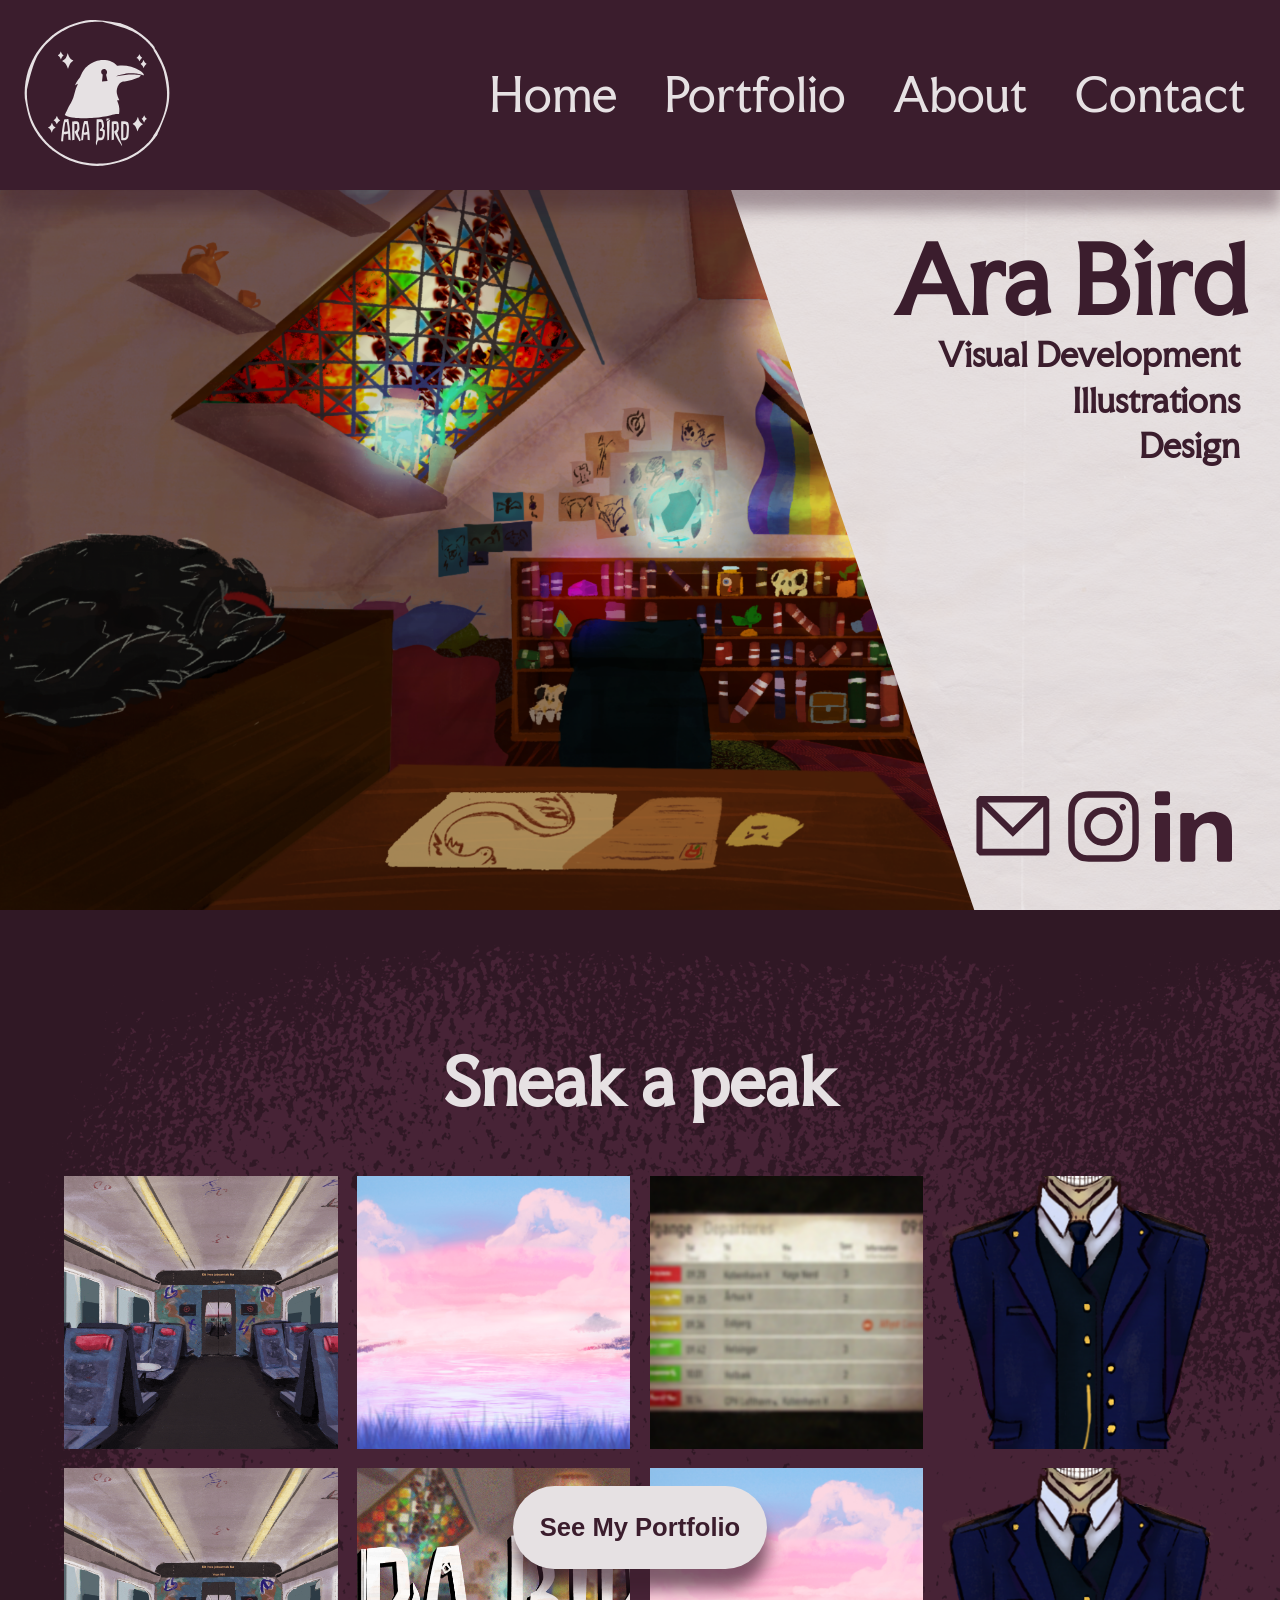
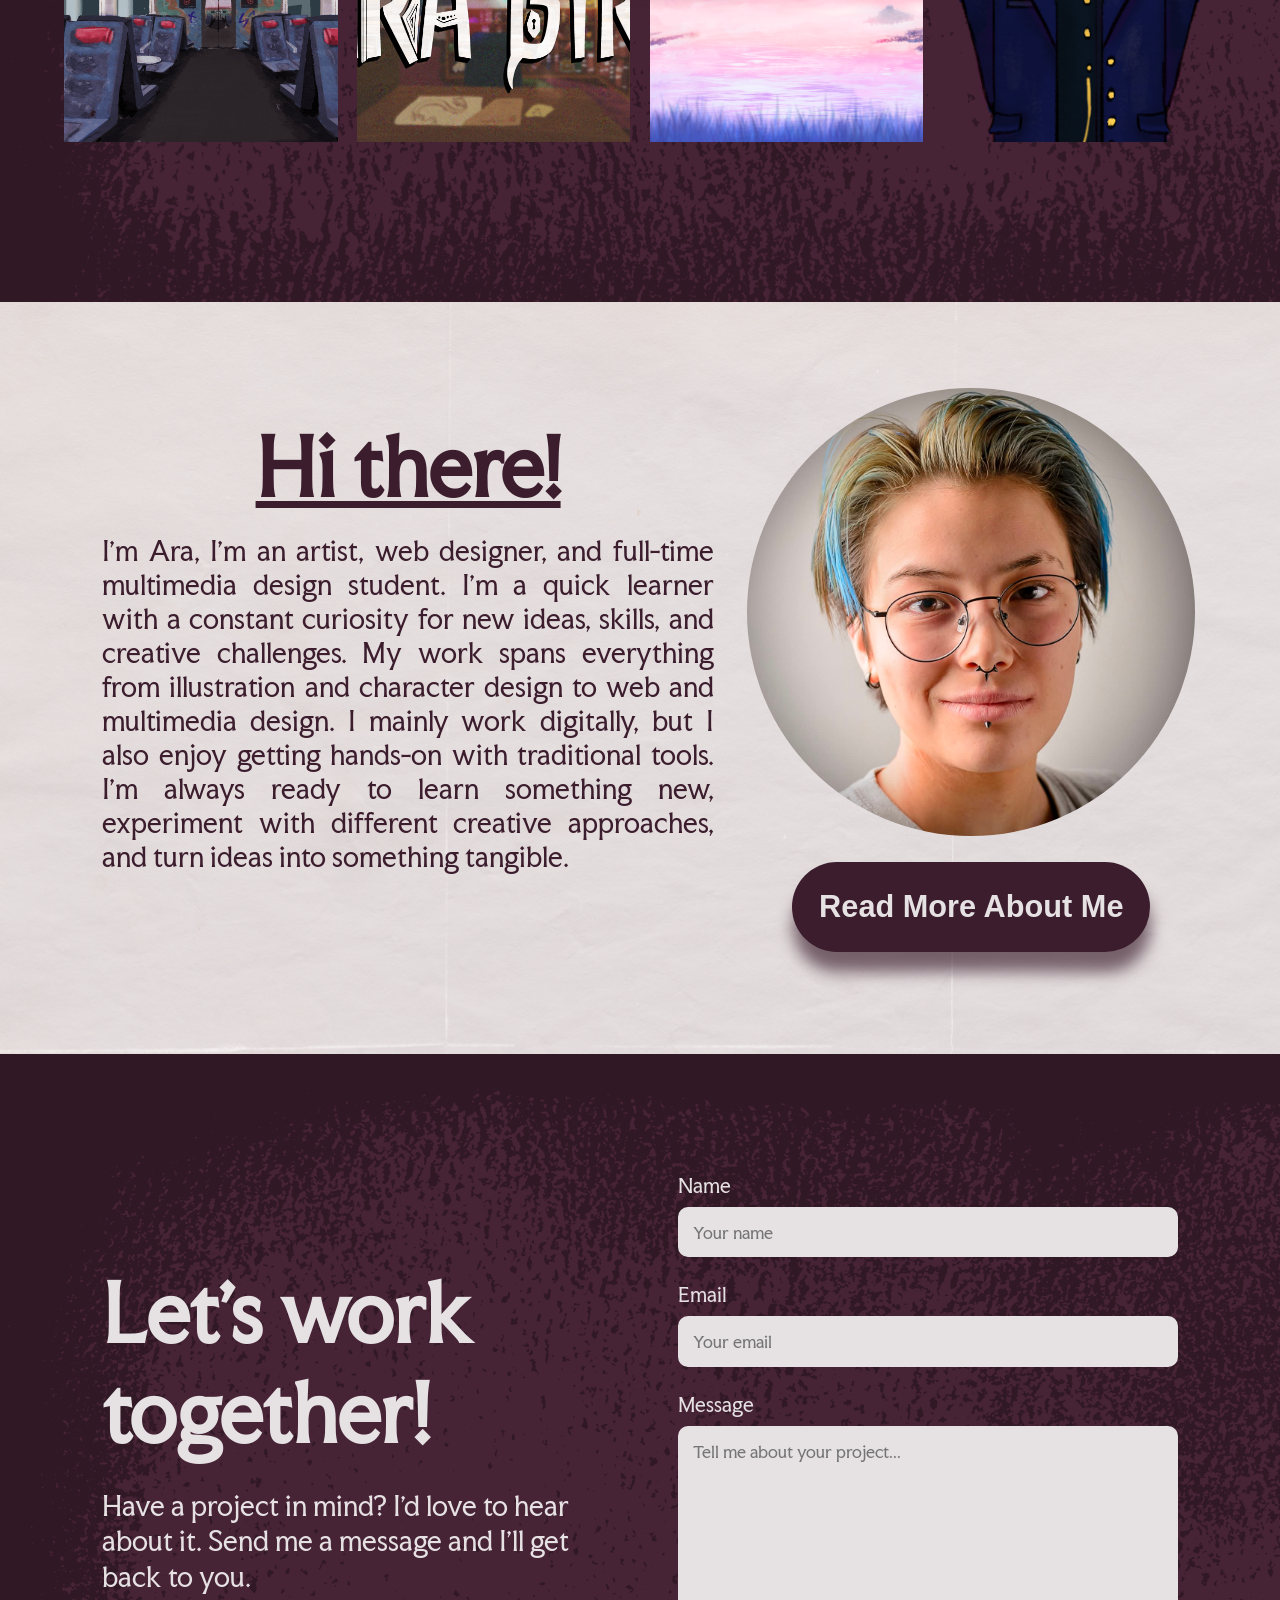
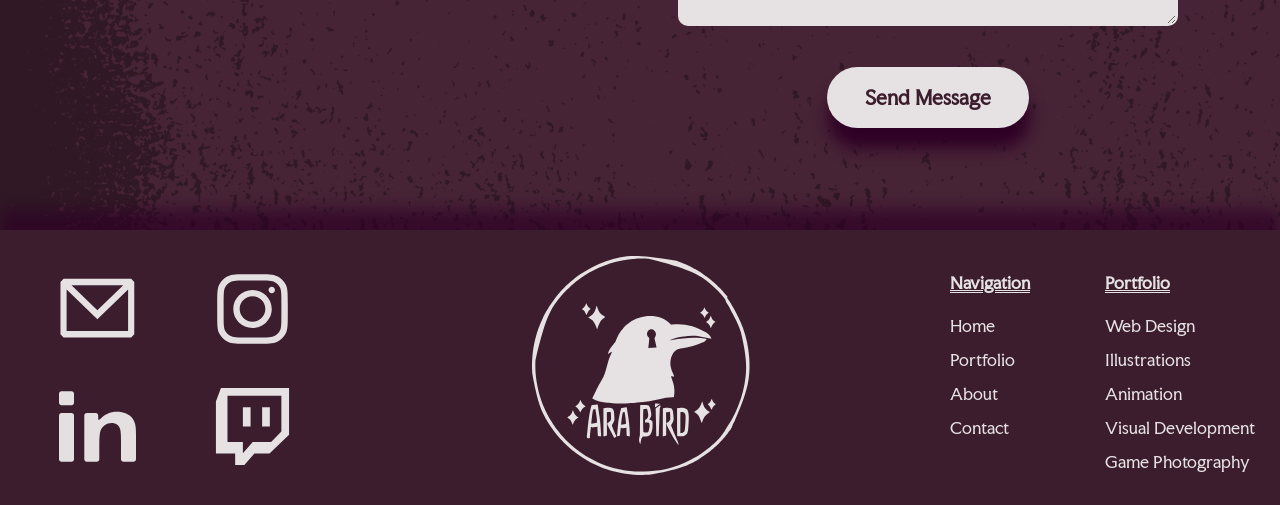
<file: index.html>
<!DOCTYPE html>
<html lang="en">
<head>
    <meta charset="UTF-8">
    <link rel="preconnect" href="https://fonts.googleapis.com">
    <link rel="preconnect" href="https://fonts.gstatic.com" crossorigin>
    <link href="https://fonts.googleapis.com/css2?family=Atkinson+Hyperlegible:ital,wght@0,400;0,700;1,400;1,700&family=Faculty+Glyphic&display=swap" rel="stylesheet">
    <link rel="stylesheet" href="style.css">
    <link rel="icon" type="image/svg" href="assets/round-logo.svg">
    <meta name="viewport" content="width=device-width, initial-scale=1.0">
    <title>Ara Bird</title>

</head>
<body>
    <header>
        <nav>
            <a class="logo" href="index.html"><img src="assets/round-logo.svg" alt="differently coloured shapes (a yellow triangle, a red circle and a blue rectangle."></a>

            <ul class="navlinks">
                <li class="shrinksensor">
                    <div><a href="index.html" class="shrink">Home</a></div>
                </li>
                <li class="dropdown shrinksensor">
                   <div> <details>
                        <summary class="shrink">Portfolio</summary>

                        <ul class="dropdown-menu">
                            <li><div><a href="portfolio.html">Full Portfolio</a></li>
                            <li><a href="web.html">Web Design</a></li>
                            <li><a href="illu.html">Illustrations</a></li>
                            <li><a href="anime.html">Animation</a></li>
                            <li><a href="visdev.html">Visual Development</a></li>
                            <li><a href="gamephoto.html"> Game Photography</a></li>
                        </ul>
                    </details>
                   </div>
                </li>
                <li class="shrinksensor">
                    <div><a href="about.html" class="shrink">About</a></div>
                </li>
                <li class="shrinksensor">
                    <div><a href="contact.html" class="shrink">Contact</a></div>
                </li>
            </ul>
            <div class="burgertoggle">☰</div>

        </nav>
    </header>

    <main>
        <section class="hero">
            <div class="herocardimage">
                <img src="assets/hero-art.png">
            </div>
            <div class="herocardtext">
                <h1>Ara Bird</h1>
                <h3>Visual Development </h3>
                <h3>Illustrations</h3>
                <h3>Design</h3>
            </div>
            <div class="herocontact">
                <div class="mail"> <a href="mailto:arabird.ttv@gmail.com" target="_blank"> <img src="assets/email-dark.svg" alt="" height="60vh"></a></div>
                <div class="mail"> <a href="https://www.instagram.com/_ara_like_the_portfolio_/" target="_blank"> <img src="assets/instagram-dark.svg" alt="" height="60vh"> </a> </div>
                <div class="mail"> <a href="https://www.linkedin.com/in/ara-helena-sophie-zimling-westh-529933236/" target="_blank"> <img src="assets/linkedin-dark.svg" alt="" height="58vh"> </a> </div>
            </div>
        </section>


        <section class="peekportfolio">
            <h1 class="portfolioh1">Sneak a peak</h1>
            <div class="photogrid">
                <div class="sneakportfolio"> <img src="portfolio/anime/basis-tog.gif"> </div>
                <div class="sneakportfolio"> <img src="portfolio/illustration/trans-flag-v3.png"> </div>
                <div class="sneakportfolio"> <img src="portfolio/visdev/credit.png"> </div>
                <div class="sneakportfolio byebyemb"> <img src="portfolio/visdev/KONTROLØR-ALM.png"> </div>
                <div class="sneakportfolio"> <img src="portfolio/anime/basis-tog.gif"> </div>
                <div class="sneakportfolio"> <img src="portfolio/illustration/seijo-pr.png"> </div>
                <div class="sneakportfolio"> <img src="portfolio/illustration/trans-flag-v3.png"> </div>
                <div class="sneakportfolio byebyemb"> <img src="portfolio/visdev/KONTROLØR-ALM.png"> </div>
            </div>

            <button onclick="window.open('portfolio.html', '_self')" class="seemore">See My Portfolio</button>
        </section>


        <section class="shortabout">
            <aside class="leftaboutmain">
               <h1> Hi there!</h1>
                <p class="shortleftabout"> I’m Ara, I'm an artist, web designer, and full-time
                    multimedia design student. I’m a quick learner with a constant curiosity for new ideas, skills, and creative
                    challenges. My work spans everything from illustration and character design to web and multimedia design.
                    I mainly work digitally, but I also enjoy getting hands-on with traditional tools. I’m always ready to
                    learn something new, experiment with different creative approaches, and turn ideas into something tangible.</p>
            </aside>
            <aside class="rightaboutmain">
                <img src="assets/profileimage.jpg" class="profilephoto">
                <button onclick="window.open('about.html', '_self')" class="seeabout">Read More About Me</button>
            </aside>


        </section>


        <section class="quickcontact">
            <div class="contacttext">
                <h1>Let's work together!</h1>
                <p>
                    Have a project in mind? I'd love to hear about it.
                    Send me a message and I'll get back to you.
                </p>
            </div>

            <form class="contactform"
                  action="https://api.web3forms.com/submit"
                  method="POST">

                <!-- Web3Forms access key -->
                <input
                        type="hidden"
                        name="access_key"
                        value="53ca80c0-af50-4ffe-8181-9083c9e8c9ff"
                >

                <!-- Email subject -->
                <input
                        type="hidden"
                        name="subject"
                        value="New Portfolio Contact"
                >

                <label for="name">Name</label>

                <input
                        type="text"
                        id="name"
                        name="name"
                        placeholder="Your name"
                        required
                >

                <label for="email">Email</label>

                <input
                        type="email"
                        id="email"
                        name="email"
                        placeholder="Your email"
                        required
                >

                <label for="message">Message</label>

                <textarea
                        id="message"
                        name="message"
                        placeholder="Tell me about your project..."
                        required
                ></textarea>

                <button type="submit">Send Message</button>

            </form>

        </section>

    </main>


    <footer>
        <div class="right">
            <div class="mail"> <a href="mailto:arabird.ttv@gmail.com" target="_blank"> <img src="assets/email.svg" alt="" height="60vh"></a></div>
            <div class="mail"> <a href="https://www.instagram.com/_ara_like_the_portfolio_/" target="_blank"> <img src="assets/instagram.svg" alt="" height="60vh"> </a> </div>
            <div class="mail"> <a href="https://www.linkedin.com/in/ara-helena-sophie-zimling-westh-529933236/" target="_blank"> <img src="assets/linkedin.svg" alt="" height="58vh"> </a> </div>
            <div class="mail"> <a href="https://www.twitch.tv/aralikethebird" target="_blank"> <img src="assets/twitch.svg" alt="" height="60vh"></a></div>
        </div>
        <div class="middle">
            <a href="index.html"> <img src="assets/round-logo.svg" class="logo"> </a>
        </div>
        <div class="left">
            <div class="footercolumn">
                <h4>Navigation</h4>
                <a href="index.html">Home</a>
                <a href="portfolio.html">Portfolio</a>
                <a href="about.html">About</a>
                <a href="contact.html">Contact</a>
            </div>

            <div class="footercolumn">
                <h4>Portfolio</h4>
                <a href="web.html">Web Design</a>
                <a href="illu.html">Illustrations</a>
                <a href="anime.html">Animation</a>
                <a href="visdev.html">Visual Development</a>
                <a href="gamephoto.html"> Game Photography</a>
            </div>
        </div>

    </footer>

    <script src="js.js"></script>
</body>
</html>
</file>
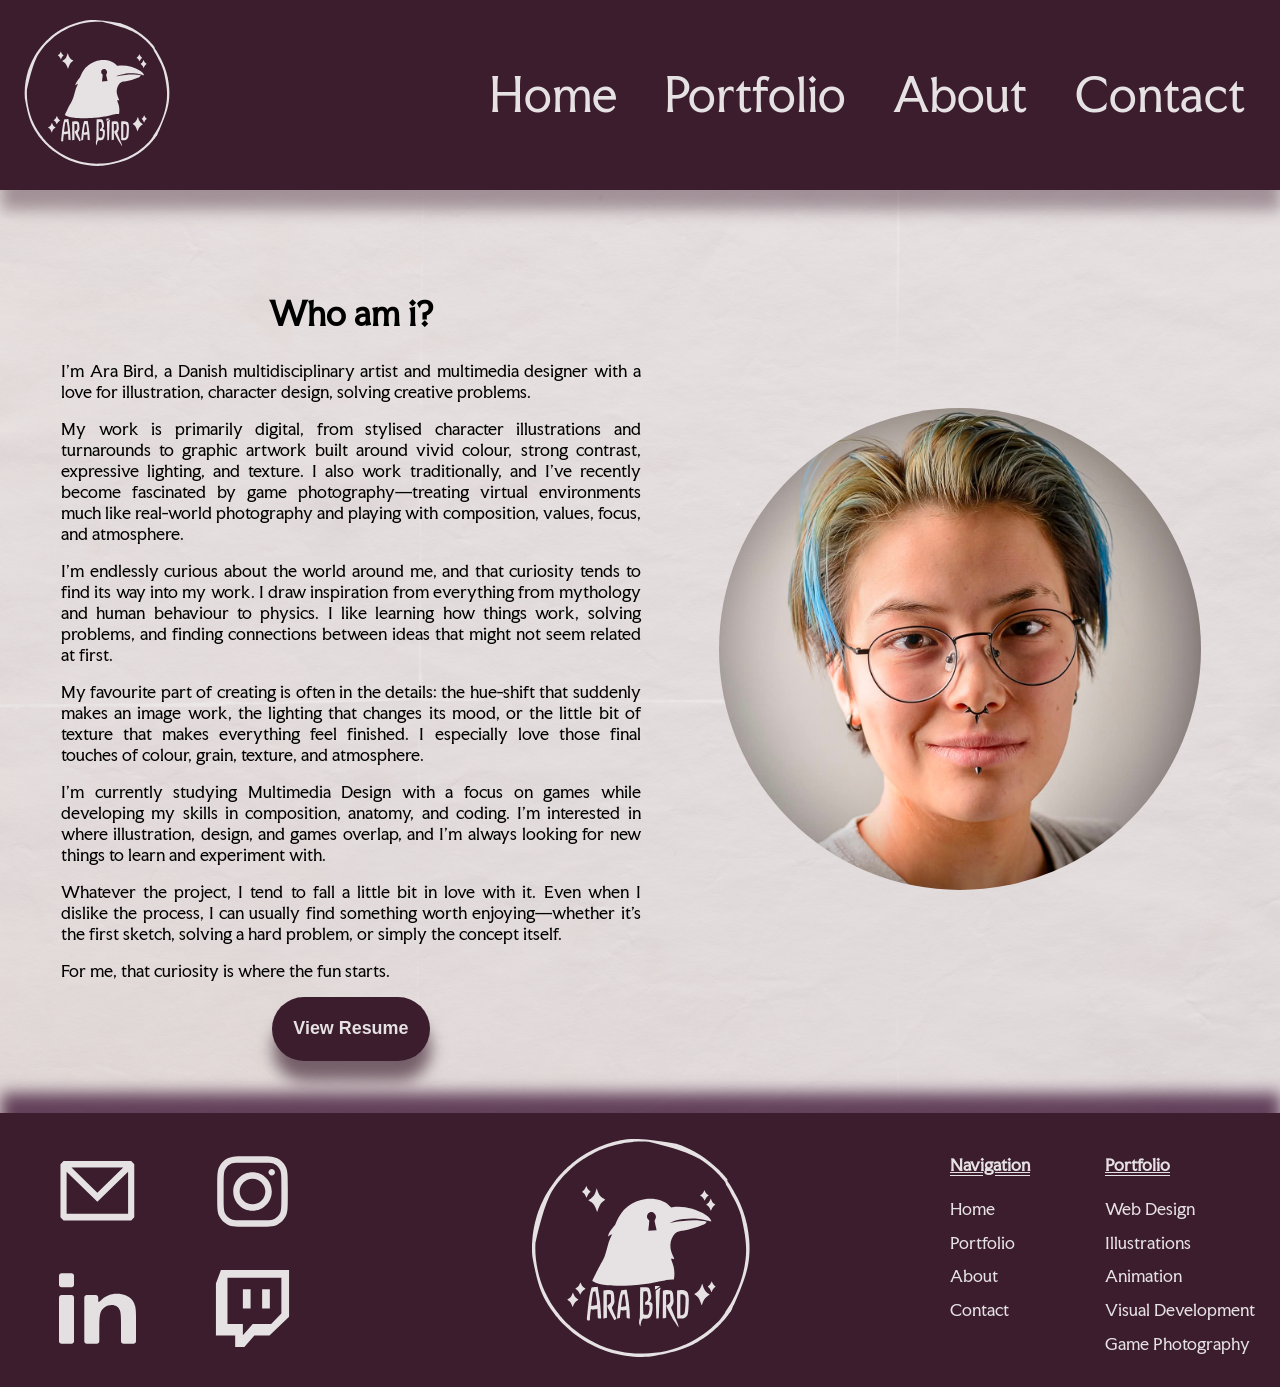
<file: about.html>
<!DOCTYPE html>
<html lang="en">
<head>
    <meta charset="UTF-8">
    <link rel="preconnect" href="https://fonts.googleapis.com">
    <link rel="preconnect" href="https://fonts.gstatic.com" crossorigin>
    <link href="https://fonts.googleapis.com/css2?family=Atkinson+Hyperlegible:ital,wght@0,400;0,700;1,400;1,700&family=Faculty+Glyphic&display=swap" rel="stylesheet">
    <link rel="stylesheet" href="style.css">
    <link rel="icon" type="image/svg" href="assets/round-logo.svg">
    <meta name="viewport" content="width=device-width, initial-scale=1.0">
    <title>About</title>
</head>
<body>

    <header>
        <nav>
            <a class="logo" href="index.html"><img src="assets/round-logo.svg" alt="differently coloured shapes (a yellow triangle, a red circle and a blue rectangle."></a>

            <ul class="navlinks">
                <li><a href="index.html">Home</a></li>
                <li class="dropdown">
                    <details>
                        <summary>Portfolio</summary>

                        <ul class="dropdown-menu">
                            <li><a href="portfolio.html">Full Portfolio</a></li>
                            <li><a href="web.html">Web Design</a></li>
                            <li><a href="illu.html">Illustrations</a></li>
                            <li><a href="anime.html">Animation</a></li>
                            <li><a href="visdev.html">Visual Development</a></li>
                            <li><a href="gamephoto.html"> Game Photography</a></li>
                        </ul>
                    </details>
                </li>
                <li><a href="about.html">About</a></li>
                <li><a href="contact.html">Contact</a></li>
            </ul>
            <div class="burgertoggle">☰</div>

        </nav>
    </header>
    <main>
        <!--cnontent-->
        <div class="layout">
            <div class="left-column">
                <div class="card">
                    <div class="text">
                        <h3>Who am i?</h3>
                        <p>I’m Ara Bird, a Danish multidisciplinary artist and multimedia designer with a love for illustration,
                            character design, solving creative problems.</p>

                        <p> My work is primarily digital, from stylised character illustrations and turnarounds to graphic
                            artwork built around vivid colour, strong contrast, expressive lighting, and texture. I also work
                            traditionally, and I’ve recently become fascinated by game photography—treating virtual environments
                            much like real-world photography and playing with composition, values, focus, and atmosphere. </p>

                        <p> I’m endlessly curious about the world around me, and that curiosity tends to find its way into my
                            work. I draw inspiration from everything from mythology and human behaviour to physics. I like
                            learning how things work, solving problems, and finding connections between ideas that might not
                            seem related at first.</p>

                        <p> My favourite part of creating is often in the details: the hue-shift that suddenly makes an image
                            work, the lighting that changes its mood, or the little bit of texture that makes everything feel
                            finished. I especially love those final touches of colour, grain, texture, and atmosphere.</p>

                        <p> I’m currently studying Multimedia Design with a focus on games while developing my skills in
                            composition, anatomy, and coding. I’m interested in where illustration, design, and games overlap,
                            and I’m always looking for new things to learn and experiment with.</p>

                        <p> Whatever the project, I tend to fall a little bit in love with it. Even when I dislike the process,
                            I can usually find something worth enjoying—whether it’s the first sketch, solving a hard problem,
                            or simply the concept itself.</p>

                        <p> For me, that curiosity is where the fun starts.</p>
                    </div>
                    <button onclick="window.open('../portfolio/cv.pdf', '_blank')" class="resume">View Resume</button>
                </div>
            </div>

            <div class="right-side">
                <div class="rightcolumn">
                    <img class=profile-image src="assets/profileimage.jpg" alt="close up picture taken from the front.
                            The person on the camera is wearing glasses and have a few piercings as well as dyed blue hair.
                            their eyes are brown and they are wearing a grey shirt" width="140px" height="140px">

                </div>
            </div>
        </div>


    </main>


    <footer>
        <div class="right">
            <div class="mail"> <a href="mailto:arabird.ttv@gmail.com" target="_blank"> <img src="assets/email.svg" alt="" height="60vh"></a></div>
            <div class="mail"> <a href="https://www.instagram.com/_ara_like_the_portfolio_/" target="_blank"> <img src="assets/instagram.svg" alt="" height="60vh"> </a> </div>
            <div class="mail"> <a href="https://www.linkedin.com/in/ara-helena-sophie-zimling-westh-529933236/" target="_blank"> <img src="assets/linkedin.svg" alt="" height="58vh"> </a> </div>
            <div class="mail"> <a href="https://www.twitch.tv/aralikethebird" target="_blank"> <img src="assets/twitch.svg" alt="" height="60vh"></a></div>
        </div>
        <div class="middle">
            <a href="index.html"> <img src="assets/round-logo.svg" class="logo"> </a>
        </div>
        <div class="left">
            <div class="footercolumn">
                <h4>Navigation</h4>
                <a href="index.html">Home</a>
                <a href="portfolio.html">Portfolio</a>
                <a href="about.html">About</a>
                <a href="contact.html">Contact</a>
            </div>

            <div class="footercolumn">
                <h4>Portfolio</h4>
                <a href="web.html">Web Design</a>
                <a href="illu.html">Illustrations</a>
                <a href="anime.html">Animation</a>
                <a href="visdev.html">Visual Development</a>
                <a href="gamephoto.html"> Game Photography</a>
            </div>
        </div>

    </footer>

<script src="js.js"></script>

</body>
</html>
</file>
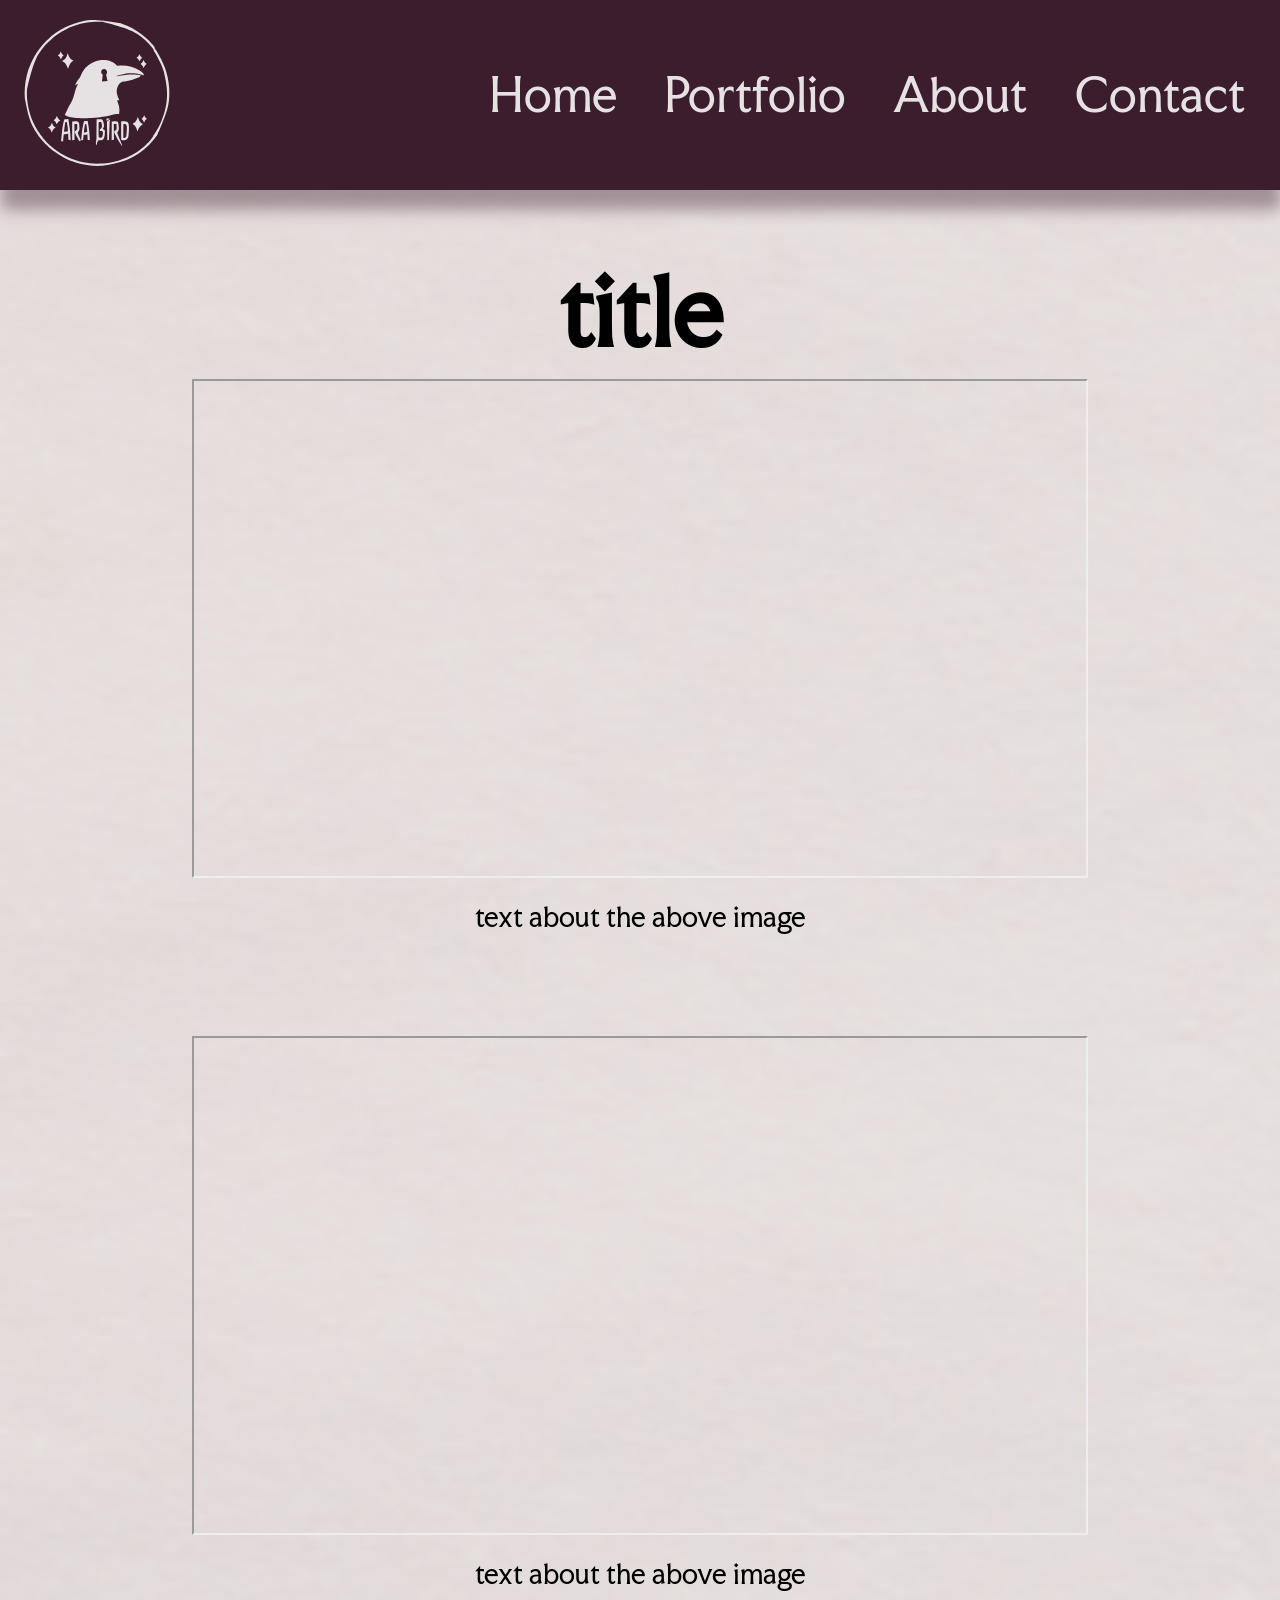
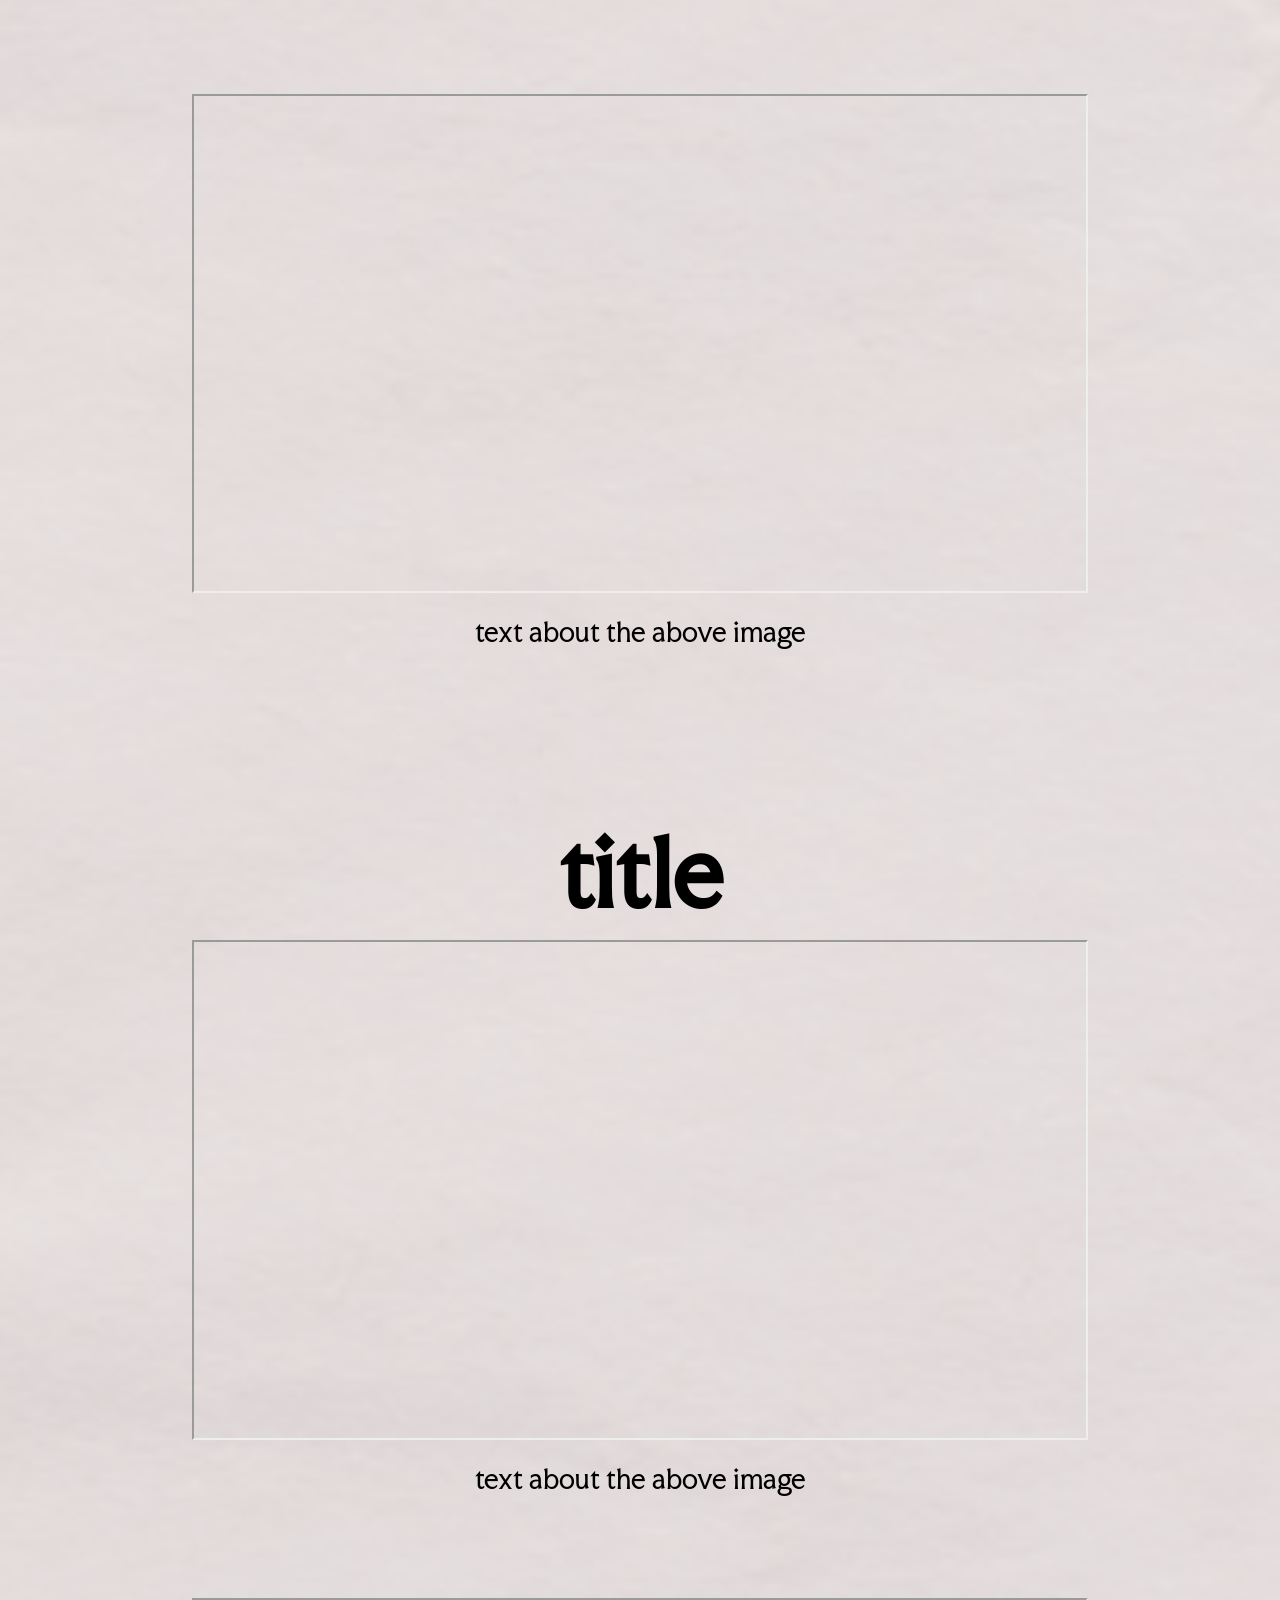
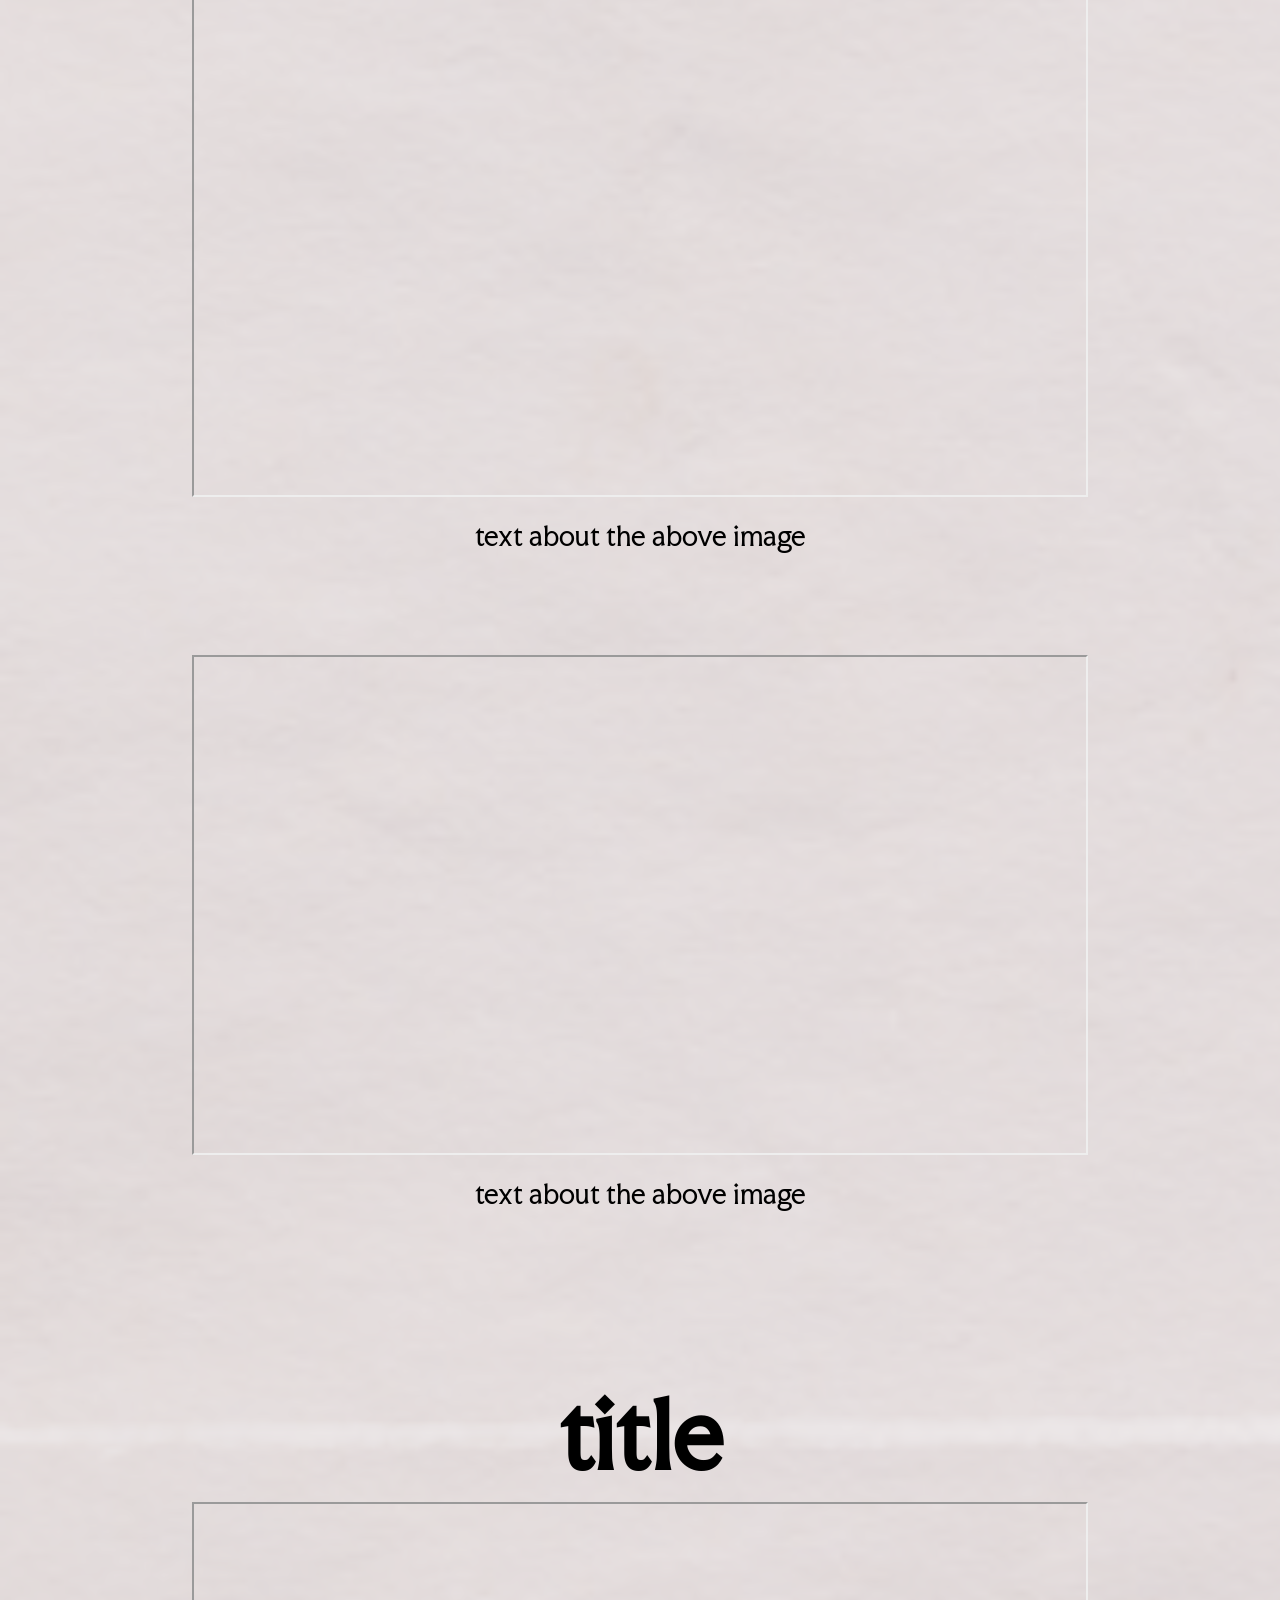
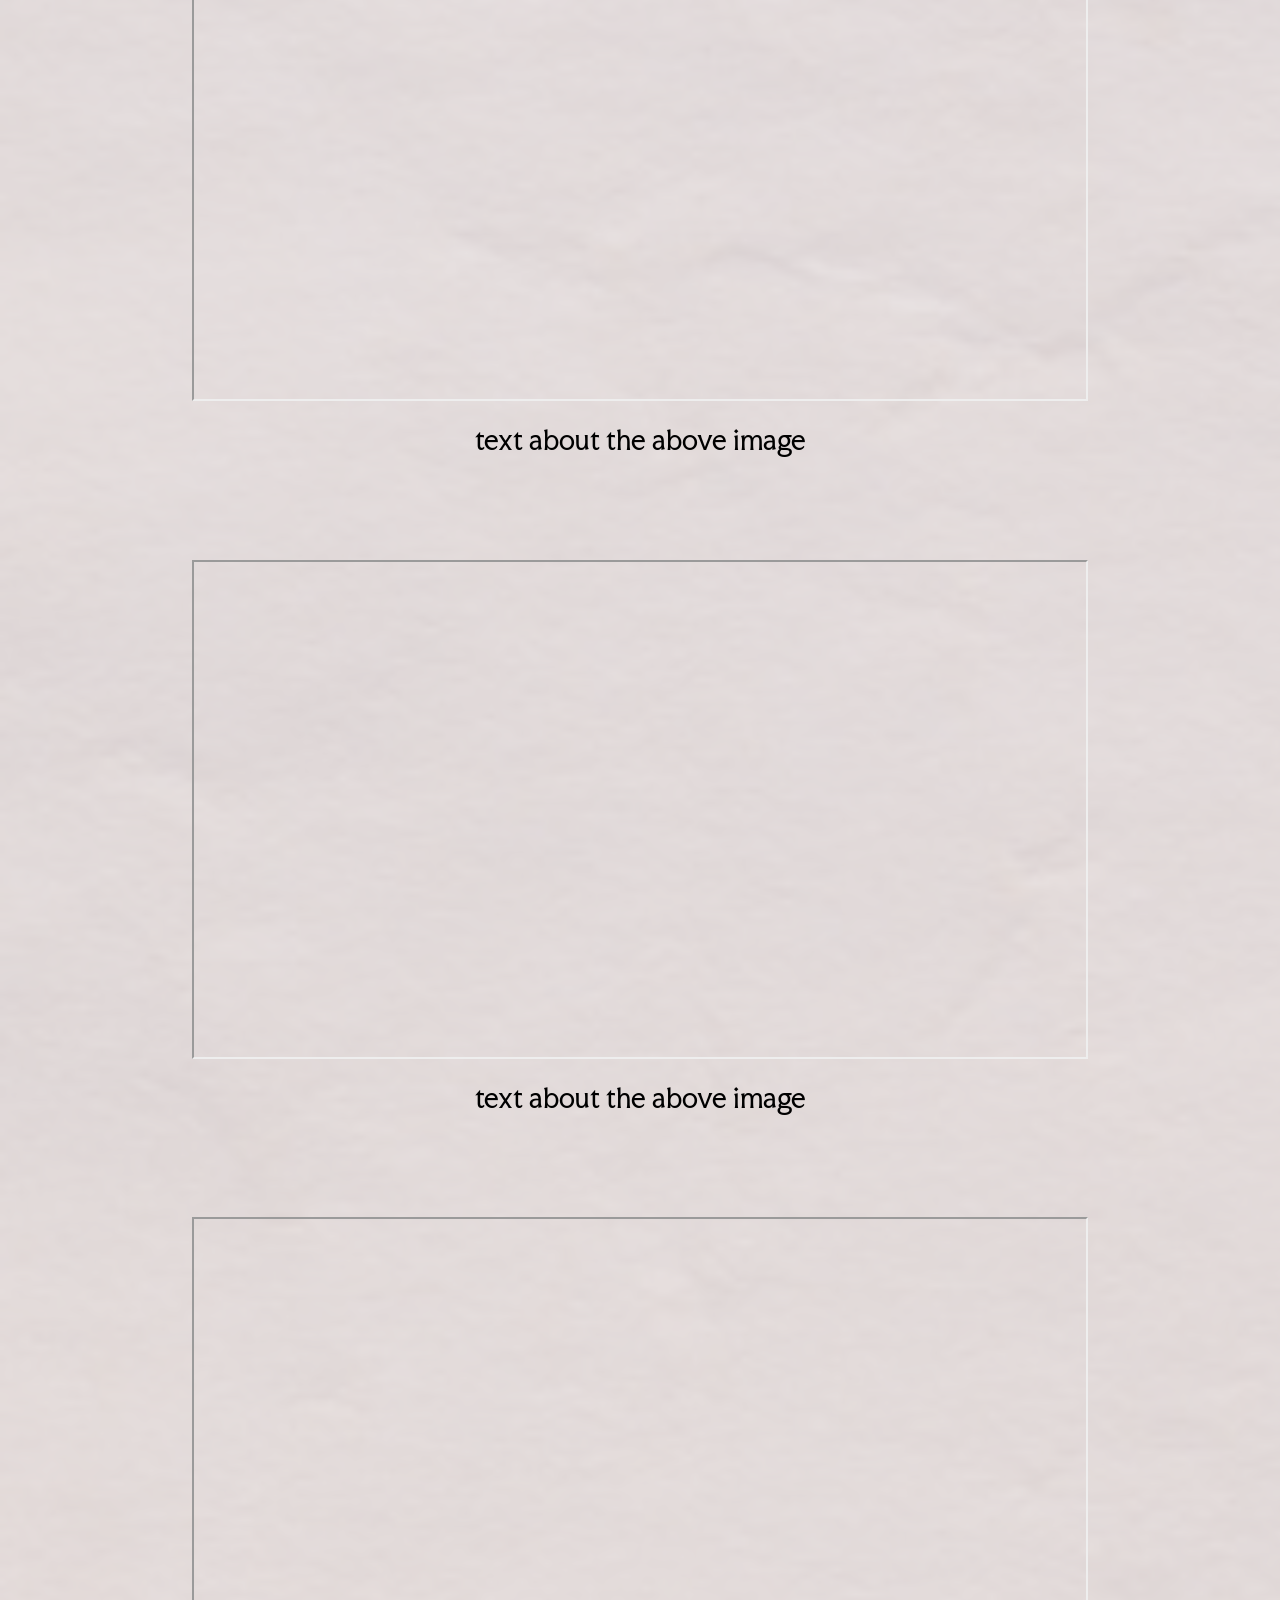
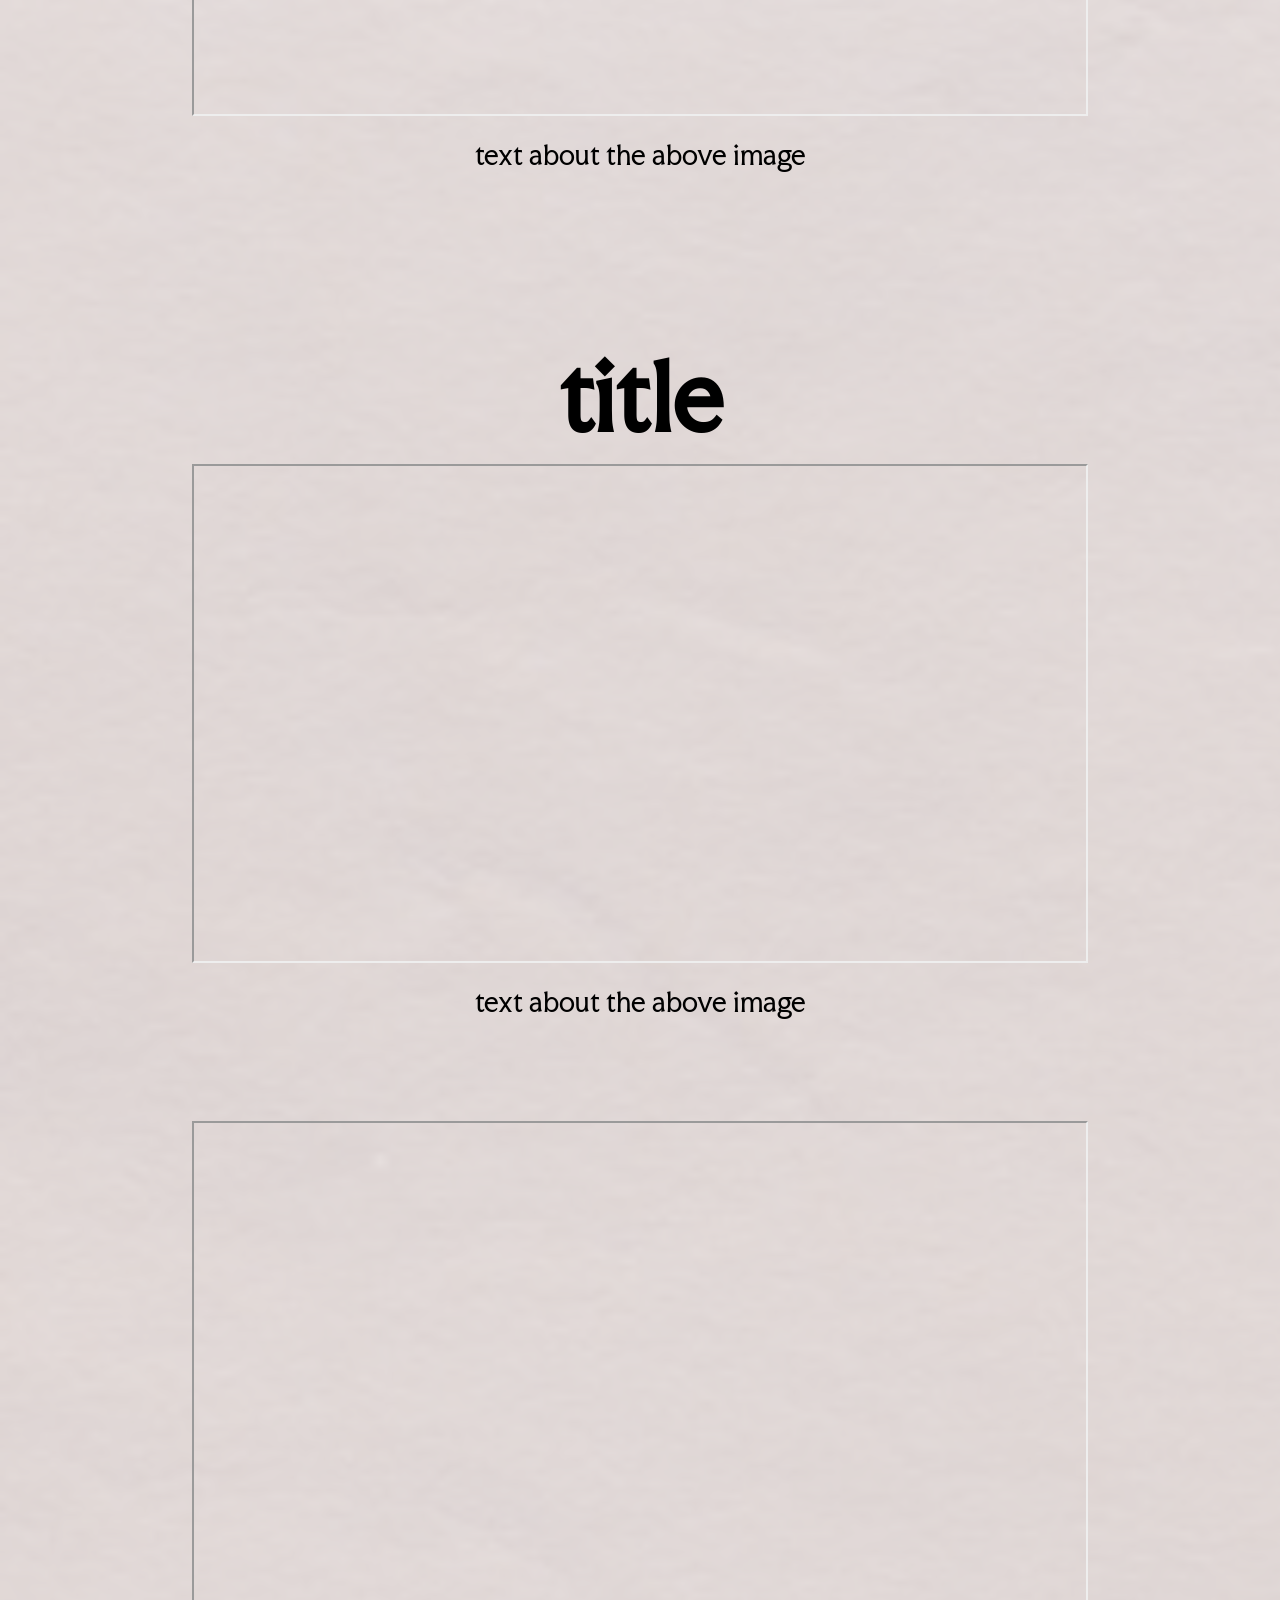
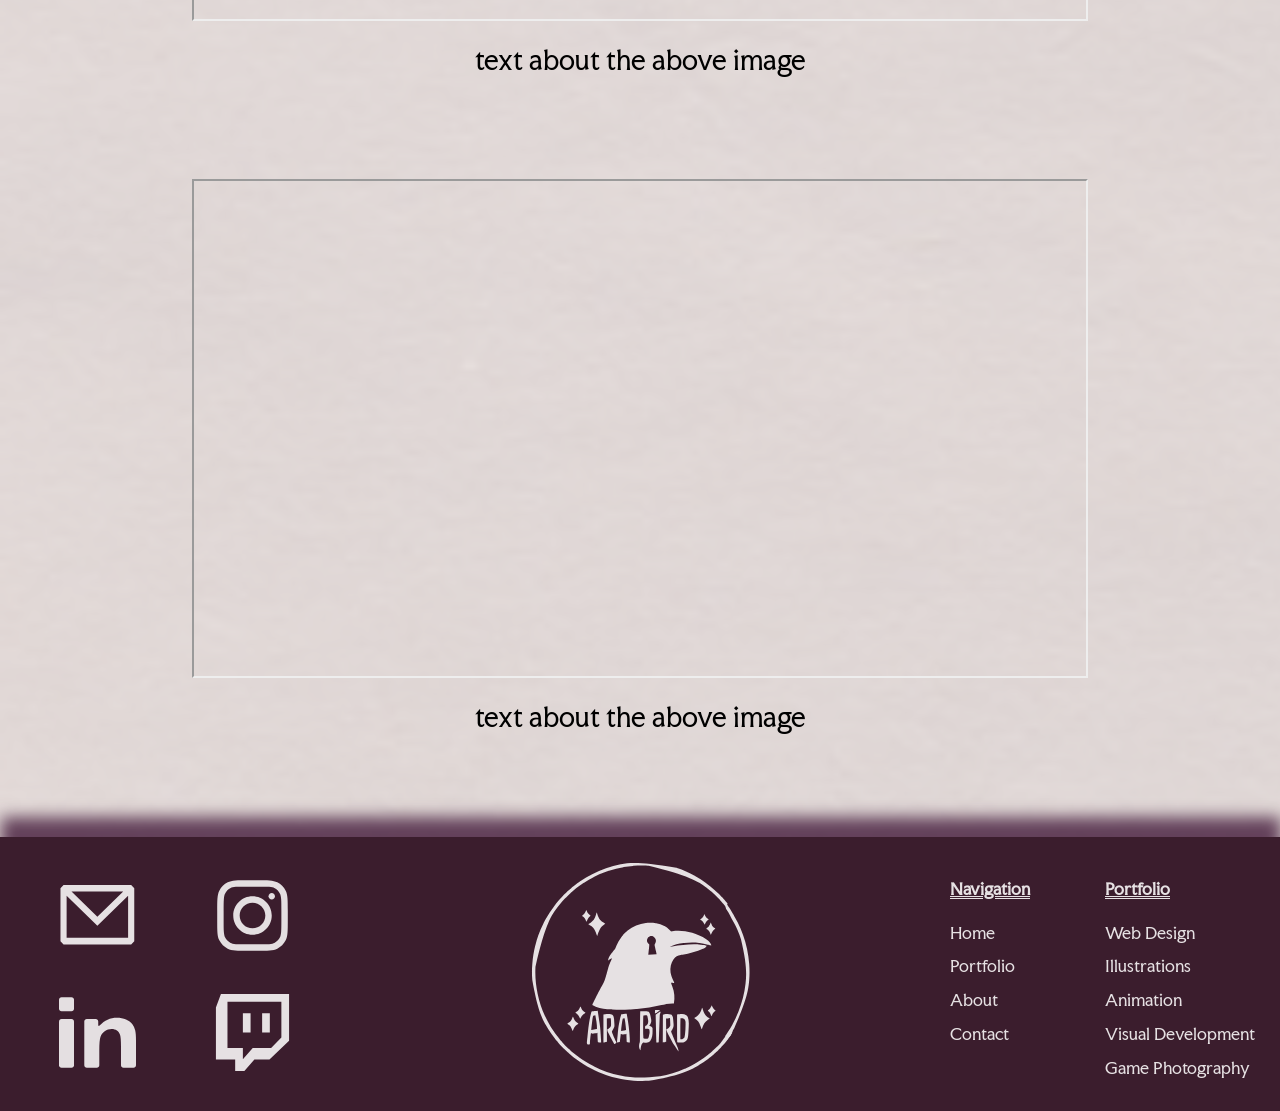
<file: anime.html>
<!DOCTYPE html>
<html lang="en">
<head>
    <meta charset="UTF-8">
    <link rel="preconnect" href="https://fonts.googleapis.com">
    <link rel="preconnect" href="https://fonts.gstatic.com" crossorigin>
    <link href="https://fonts.googleapis.com/css2?family=Atkinson+Hyperlegible:ital,wght@0,400;0,700;1,400;1,700&family=Faculty+Glyphic&display=swap" rel="stylesheet">
    <link rel="stylesheet" href="style.css">
    <link rel="icon" type="image/svg" href="assets/round-logo.svg">
    <meta name="viewport" content="width=device-width, initial-scale=1.0">
    <title>Animation</title>
</head>
<body>

<header>
        <nav>
            <a class="logo" href="index.html"><img src="assets/round-logo.svg" alt="differently coloured shapes (a yellow triangle, a red circle and a blue rectangle."></a>

            <ul class="navlinks">
                <li><a href="index.html">Home</a></li>
                <li class="dropdown">
                    <details>
                        <summary>Portfolio</summary>

                        <ul class="dropdown-menu">
                            <li><a href="portfolio.html">Full Portfolio</a></li>
                            <li><a href="web.html">Web Design</a></li>
                            <li><a href="illu.html">Illustrations</a></li>
                            <li><a href="anime.html">Animation</a></li>
                            <li><a href="visdev.html">Visual Development</a></li>
                            <li><a href="gamephoto.html"> Game Photography</a></li>
                        </ul>
                    </details>
                </li>
                <li><a href="about.html">About</a></li>
                <li><a href="contact.html">Contact</a></li>
            </ul>
            <div class="burgertoggle">☰</div>
        </nav>
    </header>

<main class="visdev+anime">
    <section class="project">
        <h1 class="projecttext top">title</h1>
        <div class="contentimg">
            <iframe class="contentimage video1"
                    src="https://www.youtube.com/embed/KUfFXphuTYc"
                    title="YouTube video player"
                    allow="accelerometer; autoplay; clipboard-write; encrypted-media; gyroscope; picture-in-picture; web-share"
                    allowfullscreen>
            </iframe>
            <p class="projecttext"> text about the above image</p>
        </div>
        <div class="contentimg">
            <iframe class="contentimage video1"
                    src="https://www.youtube.com/embed/KUfFXphuTYc"
                    title="YouTube video player"
                    allow="accelerometer; autoplay; clipboard-write; encrypted-media; gyroscope; picture-in-picture; web-share"
                    allowfullscreen>
            </iframe>
            <p class="projecttext"> text about the above image</p>
        </div>
        <div class="contentimg">
            <iframe class="contentimage video1"
                    src="https://www.youtube.com/embed/KUfFXphuTYc"
                    title="YouTube video player"
                    allow="accelerometer; autoplay; clipboard-write; encrypted-media; gyroscope; picture-in-picture; web-share"
                    allowfullscreen>
            </iframe>
            <p class="projecttext"> text about the above image</p>
        </div>
    </section>
    <section class="project">
        <h1 class="projecttext top">title</h1>
        <div class="contentimg">
            <iframe class="contentimage video1"
                    src="https://www.youtube.com/embed/KUfFXphuTYc"
                    title="YouTube video player"
                    allow="accelerometer; autoplay; clipboard-write; encrypted-media; gyroscope; picture-in-picture; web-share"
                    allowfullscreen>
            </iframe>
            <p class="projecttext"> text about the above image</p>
        </div>
        <div class="contentimg">
            <iframe class="contentimage video1"
                    src="https://www.youtube.com/embed/KUfFXphuTYc"
                    title="YouTube video player"
                    allow="accelerometer; autoplay; clipboard-write; encrypted-media; gyroscope; picture-in-picture; web-share"
                    allowfullscreen>
            </iframe>
            <p class="projecttext"> text about the above image</p>
        </div>
        <div class="contentimg">
            <iframe class="contentimage video1"
                    src="https://www.youtube.com/embed/KUfFXphuTYc"
                    title="YouTube video player"
                    allow="accelerometer; autoplay; clipboard-write; encrypted-media; gyroscope; picture-in-picture; web-share"
                    allowfullscreen>
            </iframe>
            <p class="projecttext"> text about the above image</p>
        </div>
    </section>
    <section class="project">
        <h1 class="projecttext top">title</h1>
        <div class="contentimg">
            <iframe class="contentimage video1"
                    src="https://www.youtube.com/embed/KUfFXphuTYc"
                    title="YouTube video player"
                    allow="accelerometer; autoplay; clipboard-write; encrypted-media; gyroscope; picture-in-picture; web-share"
                    allowfullscreen>
            </iframe>
            <p class="projecttext"> text about the above image</p>
        </div>
        <div class="contentimg">
            <iframe class="contentimage video1"
                    src="https://www.youtube.com/embed/KUfFXphuTYc"
                    title="YouTube video player"
                    allow="accelerometer; autoplay; clipboard-write; encrypted-media; gyroscope; picture-in-picture; web-share"
                    allowfullscreen>
            </iframe>
            <p class="projecttext"> text about the above image</p>
        </div>
        <div class="contentimg">
            <iframe class="contentimage video1"
                    src="https://www.youtube.com/embed/KUfFXphuTYc"
                    title="YouTube video player"
                    allow="accelerometer; autoplay; clipboard-write; encrypted-media; gyroscope; picture-in-picture; web-share"
                    allowfullscreen>
            </iframe>
            <p class="projecttext"> text about the above image</p>
        </div>
    </section>
    <section class="project">
        <h1 class="projecttext top">title</h1>
        <div class="contentimg">
            <iframe class="contentimage video1"
                    src="https://www.youtube.com/embed/KUfFXphuTYc"
                    title="YouTube video player"
                    allow="accelerometer; autoplay; clipboard-write; encrypted-media; gyroscope; picture-in-picture; web-share"
                    allowfullscreen>
            </iframe>
            <p class="projecttext"> text about the above image</p>
        </div>
        <div class="contentimg">
            <iframe class="contentimage video1"
                    src="https://www.youtube.com/embed/KUfFXphuTYc"
                    title="YouTube video player"
                    allow="accelerometer; autoplay; clipboard-write; encrypted-media; gyroscope; picture-in-picture; web-share"
                    allowfullscreen>
            </iframe>
            <p class="projecttext"> text about the above image</p>
        </div>
        <div class="contentimg">
            <iframe class="contentimage video1"
                    src="https://www.youtube.com/embed/KUfFXphuTYc"
                    title="YouTube video player"
                    allow="accelerometer; autoplay; clipboard-write; encrypted-media; gyroscope; picture-in-picture; web-share"
                    allowfullscreen>
            </iframe>
            <p class="projecttext"> text about the above image</p>
        </div>
    </section>

</main>


<footer>
    <div class="right">
        <div class="mail"> <a href="mailto:arabird.ttv@gmail.com" target="_blank"> <img src="assets/email.svg" alt="" height="60vh"></a></div>
        <div class="mail"> <a href="https://www.instagram.com/_ara_like_the_portfolio_/" target="_blank"> <img src="assets/instagram.svg" alt="" height="60vh"> </a> </div>
        <div class="mail"> <a href="https://www.linkedin.com/in/ara-helena-sophie-zimling-westh-529933236/" target="_blank"> <img src="assets/linkedin.svg" alt="" height="58vh"> </a> </div>
        <div class="mail"> <a href="https://www.twitch.tv/aralikethebird" target="_blank"> <img src="assets/twitch.svg" alt="" height="60vh"></a></div>
    </div>
    <div class="middle">
        <a href="index.html"> <img src="assets/round-logo.svg" class="logo"> </a>
    </div>
    <div class="left">
        <div class="footercolumn">
            <h4>Navigation</h4>
            <a href="index.html">Home</a>
            <a href="portfolio.html">Portfolio</a>
            <a href="about.html">About</a>
            <a href="contact.html">Contact</a>
        </div>

        <div class="footercolumn">
            <h4>Portfolio</h4>
            <a href="web.html">Web Design</a>
            <a href="illu.html">Illustrations</a>
            <a href="anime.html">Animation</a>
            <a href="visdev.html">Visual Development</a>
            <a href="gamephoto.html"> Game Photography</a>
        </div>
    </div>

</footer>

<script src="js.js"></script>

</body>
</html>
</file>
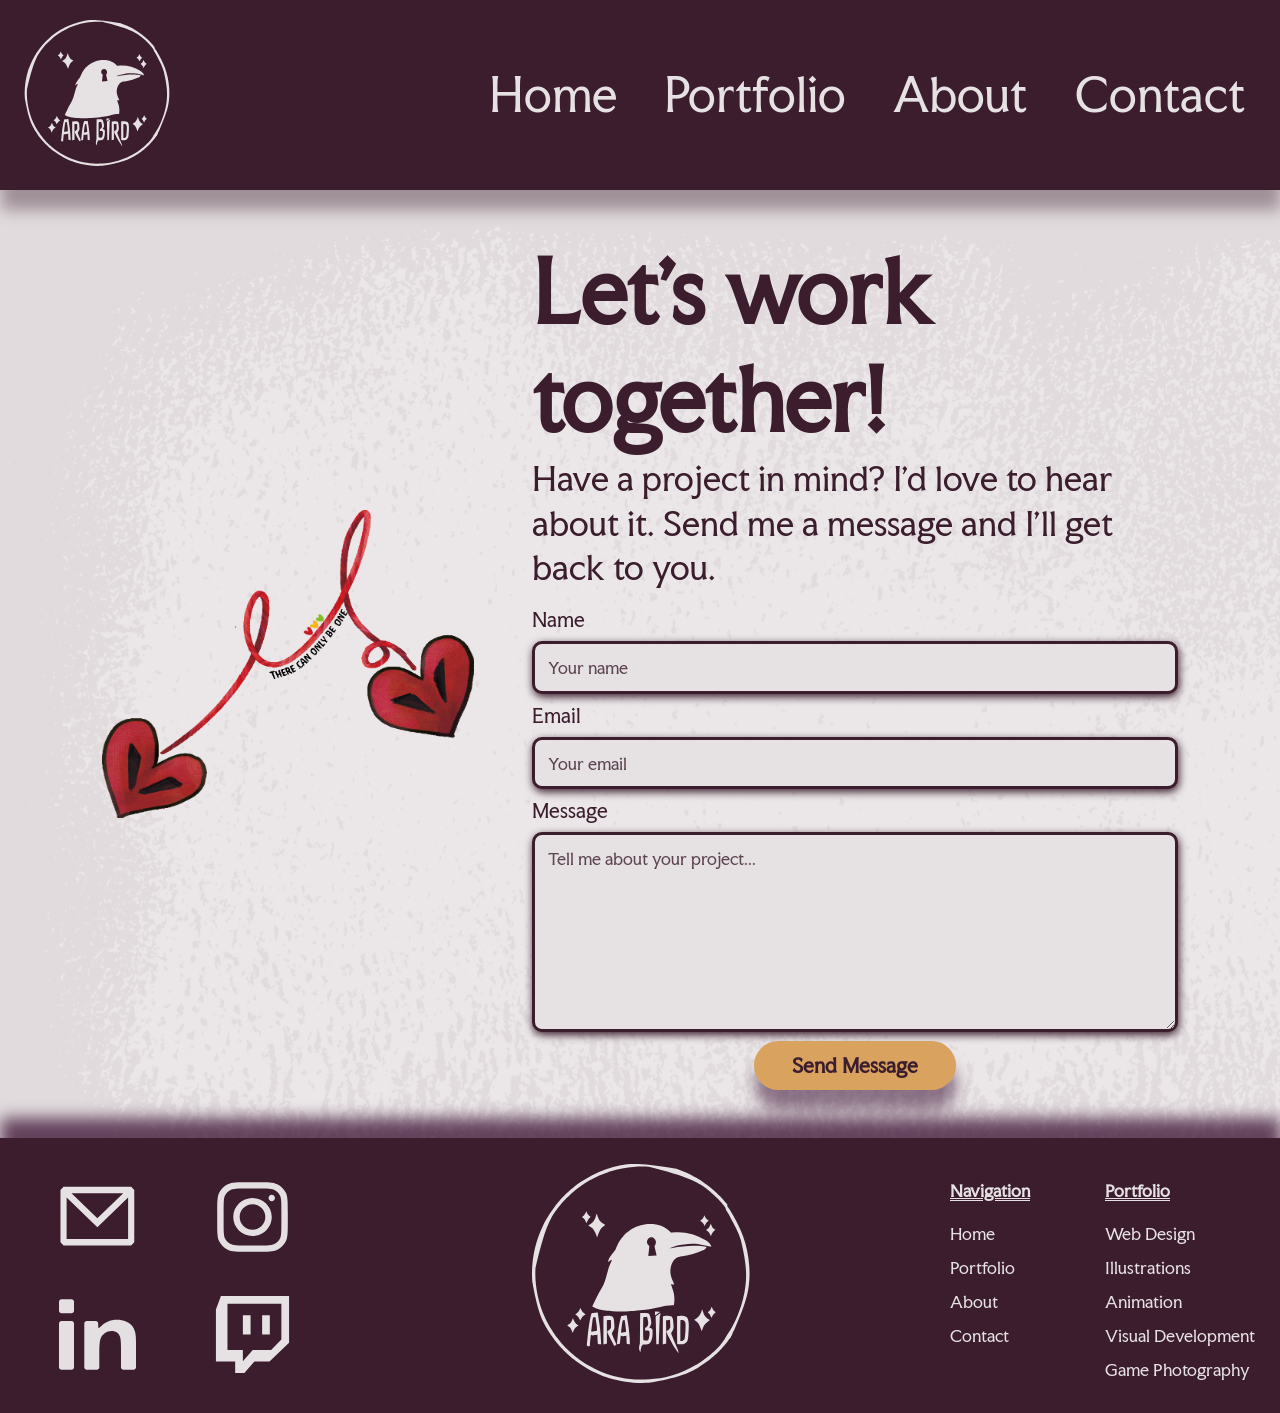
<file: contact.html>
<!DOCTYPE html>
<html lang="en">
<head>
    <meta charset="UTF-8">
    <link rel="preconnect" href="https://fonts.googleapis.com">
    <link rel="preconnect" href="https://fonts.gstatic.com" crossorigin>
    <link href="https://fonts.googleapis.com/css2?family=Atkinson+Hyperlegible:ital,wght@0,400;0,700;1,400;1,700&family=Faculty+Glyphic&display=swap" rel="stylesheet">
    <link rel="stylesheet" href="style.css">
    <link rel="icon" type="image/svg" href="assets/round-logo.svg">
    <meta name="viewport" content="width=device-width, initial-scale=1.0">
    <title>Contact</title>
</head>
<body>

<header>
    <nav>
        <a class="logo" href="index.html"><img src="assets/round-logo.svg" alt="differently coloured shapes (a yellow triangle, a red circle and a blue rectangle."></a>

        <ul class="navlinks">
            <li><a href="index.html">Home</a></li>
            <li class="dropdown">
                <details>
                    <summary>Portfolio</summary>

                    <ul class="dropdown-menu">
                        <li><a href="portfolio.html">Full Portfolio</a></li>
                        <li><a href="web.html">Web Design</a></li>
                        <li><a href="illu.html">Illustrations</a></li>
                        <li><a href="anime.html">Animation</a></li>
                        <li><a href="visdev.html">Visual Development</a></li>
                        <li><a href="gamephoto.html"> Game Photography</a></li>
                    </ul>
                </details>
            </li>
            <li><a href="about.html">About</a></li>
            <li><a href="contact.html">Contact</a></li>
        </ul>
        <div class="burgertoggle">☰</div>

    </nav>
</header>

<main>

    <section class="contact">
        <div class="rightcontact">
            <div class="contactpagetext">
                <h1>Let's work together!</h1>
                <p>
                    Have a project in mind? I'd love to hear about it.
                    Send me a message and I'll get back to you.
                </p>
            </div>
            <form class="contactformpage"
                  action="https://api.web3forms.com/submit"
                  method="POST">

                <!-- Web3Forms access key -->
                <input
                        type="hidden"
                        name="access_key"
                        value="53ca80c0-af50-4ffe-8181-9083c9e8c9ff"
                >

                <!-- Email subject -->
                <input
                        type="hidden"
                        name="subject"
                        value="New Portfolio Contact"
                >

                <label for="name" class="name">Name</label>

                <input
                        type="text"
                        id="name"
                        name="name"
                        placeholder="Your name"
                        required
                >

                <label for="email">Email</label>

                <input
                        type="email"
                        id="email"
                        name="email"
                        placeholder="Your email"
                        required
                >

                <label for="message">Message</label>

                <textarea
                        id="message"
                        name="message"
                        placeholder="Tell me about your project..."
                        required
                ></textarea>

                <button type="submit">Send Message</button>

            </form>
        </div>
        
        <div class="doodlecontact"><img src="doodles/doodle1.png" alt=""></div>

    </section>

</main>



<footer>
    <div class="right">
        <div class="mail"> <a href="mailto:arabird.ttv@gmail.com" target="_blank"> <img src="assets/email.svg" alt="" height="60vh"></a></div>
        <div class="mail"> <a href="https://www.instagram.com/_ara_like_the_portfolio_/" target="_blank"> <img src="assets/instagram.svg" alt="" height="60vh"> </a> </div>
        <div class="mail"> <a href="https://www.linkedin.com/in/ara-helena-sophie-zimling-westh-529933236/" target="_blank"> <img src="assets/linkedin.svg" alt="" height="58vh"> </a> </div>
        <div class="mail"> <a href="https://www.twitch.tv/aralikethebird" target="_blank"> <img src="assets/twitch.svg" alt="" height="60vh"></a></div>
    </div>
    <div class="middle">
        <a href="index.html"> <img src="assets/round-logo.svg" class="logo"> </a>
    </div>
    <div class="left">
        <div class="footercolumn">
            <h4>Navigation</h4>
            <a href="index.html">Home</a>
            <a href="portfolio.html">Portfolio</a>
            <a href="about.html">About</a>
            <a href="contact.html">Contact</a>
        </div>

        <div class="footercolumn">
            <h4>Portfolio</h4>
            <a href="web.html">Web Design</a>
            <a href="illu.html">Illustrations</a>
            <a href="anime.html">Animation</a>
            <a href="visdev.html">Visual Development</a>
            <a href="gamephoto.html"> Game Photography</a>
        </div>
    </div>

</footer>
<script src="js.js"></script>

</body>
</html>
</file>
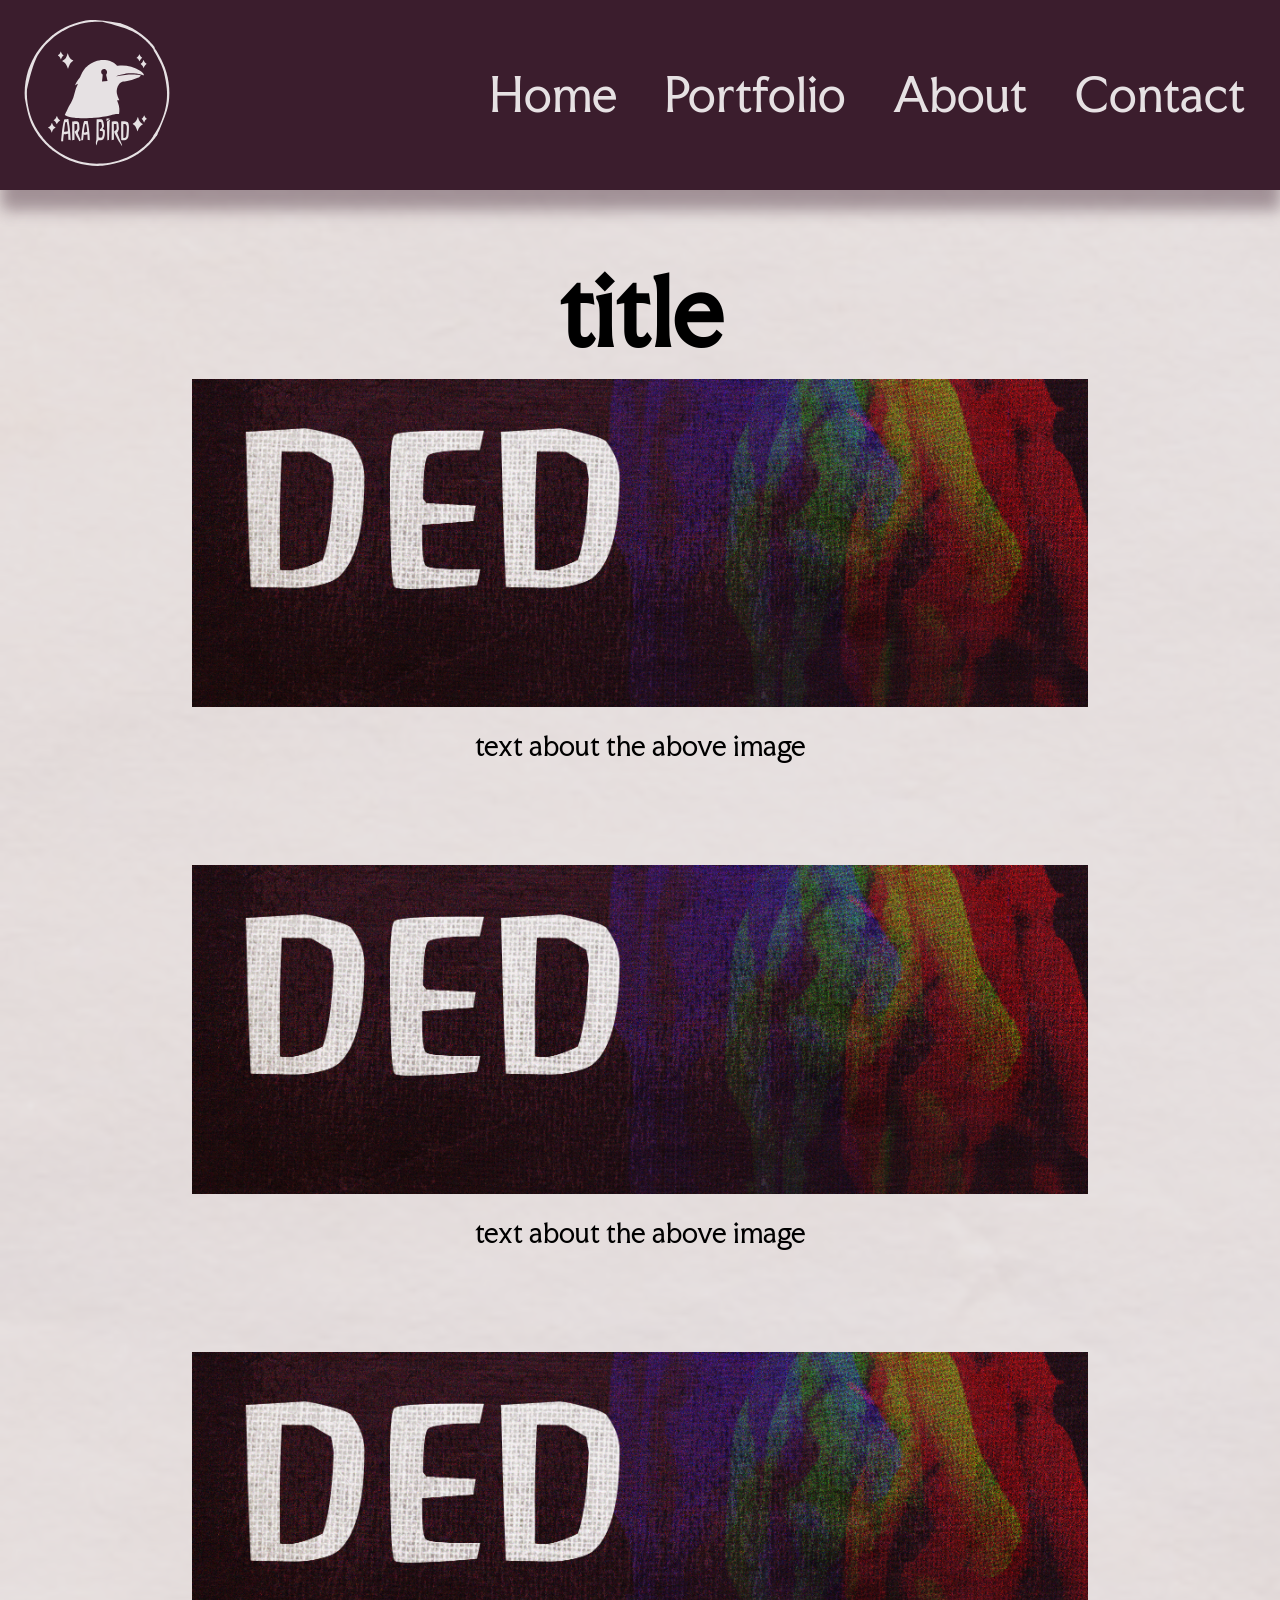
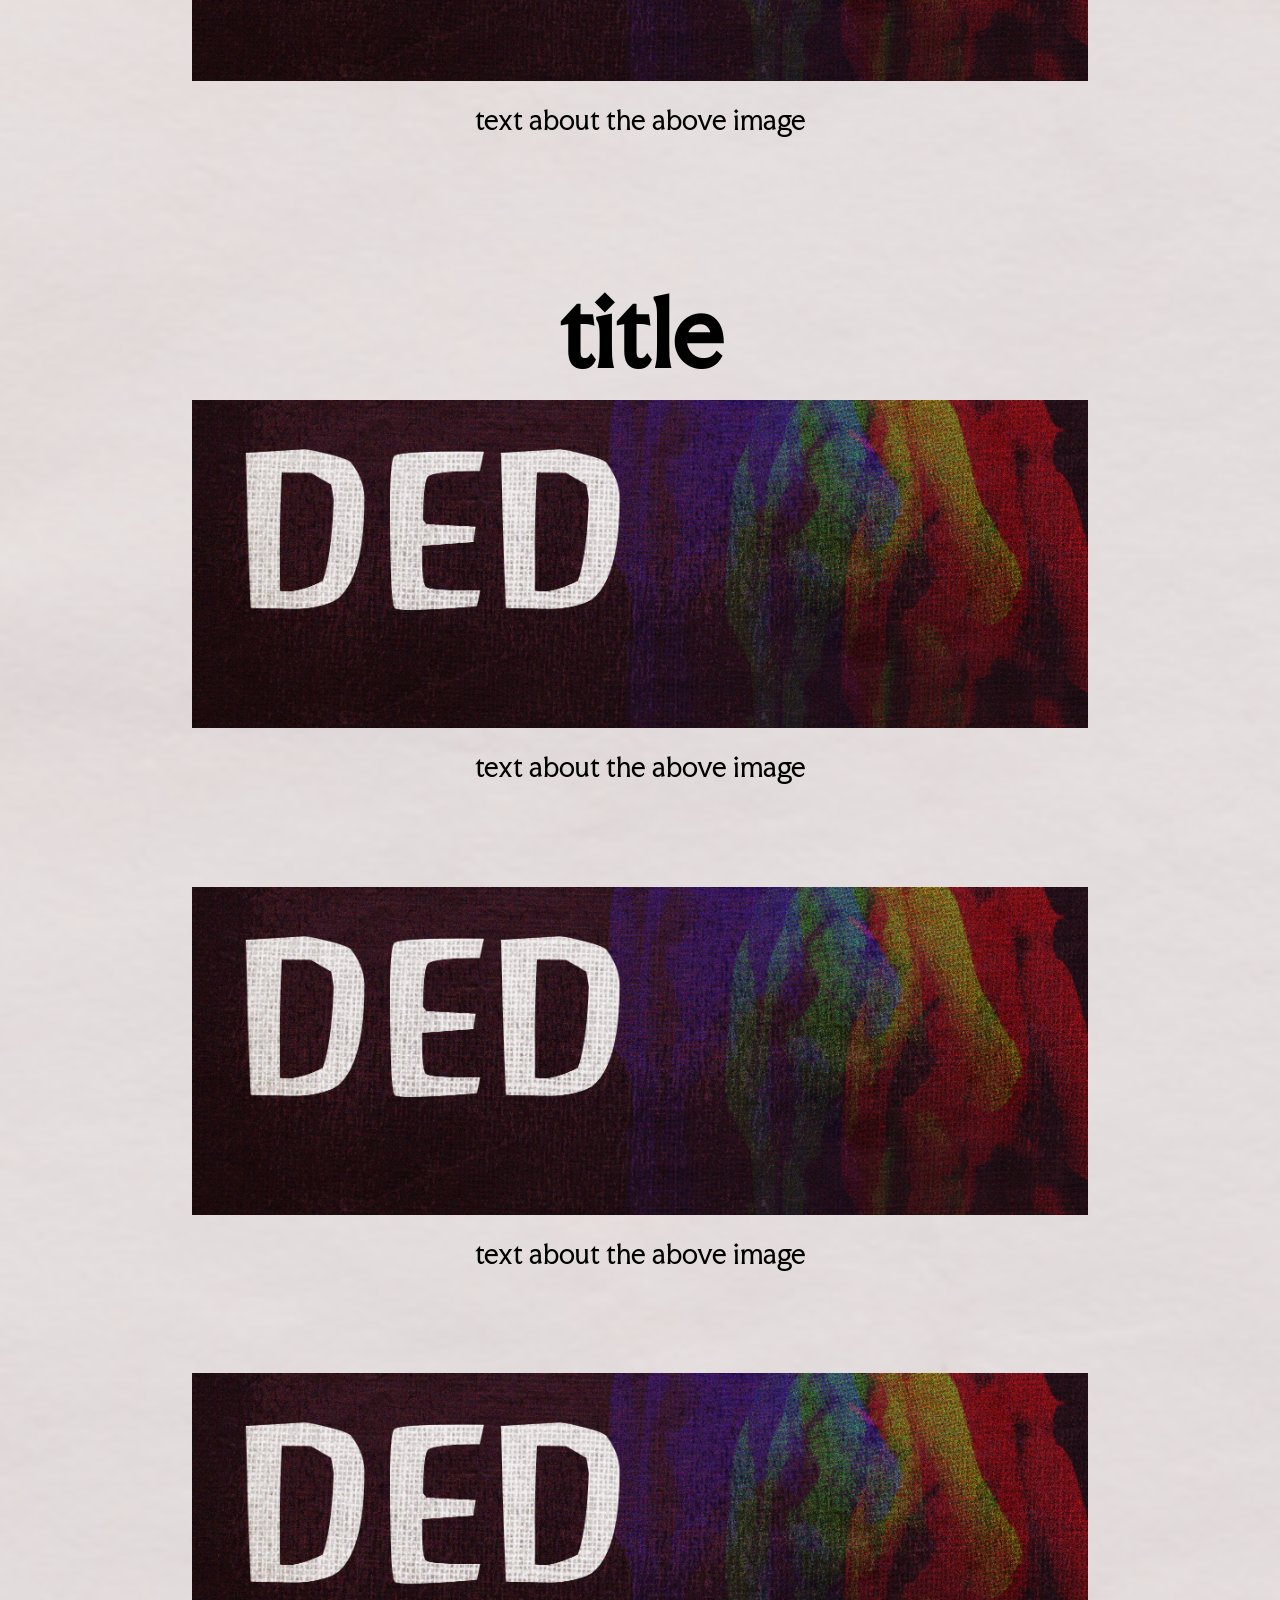
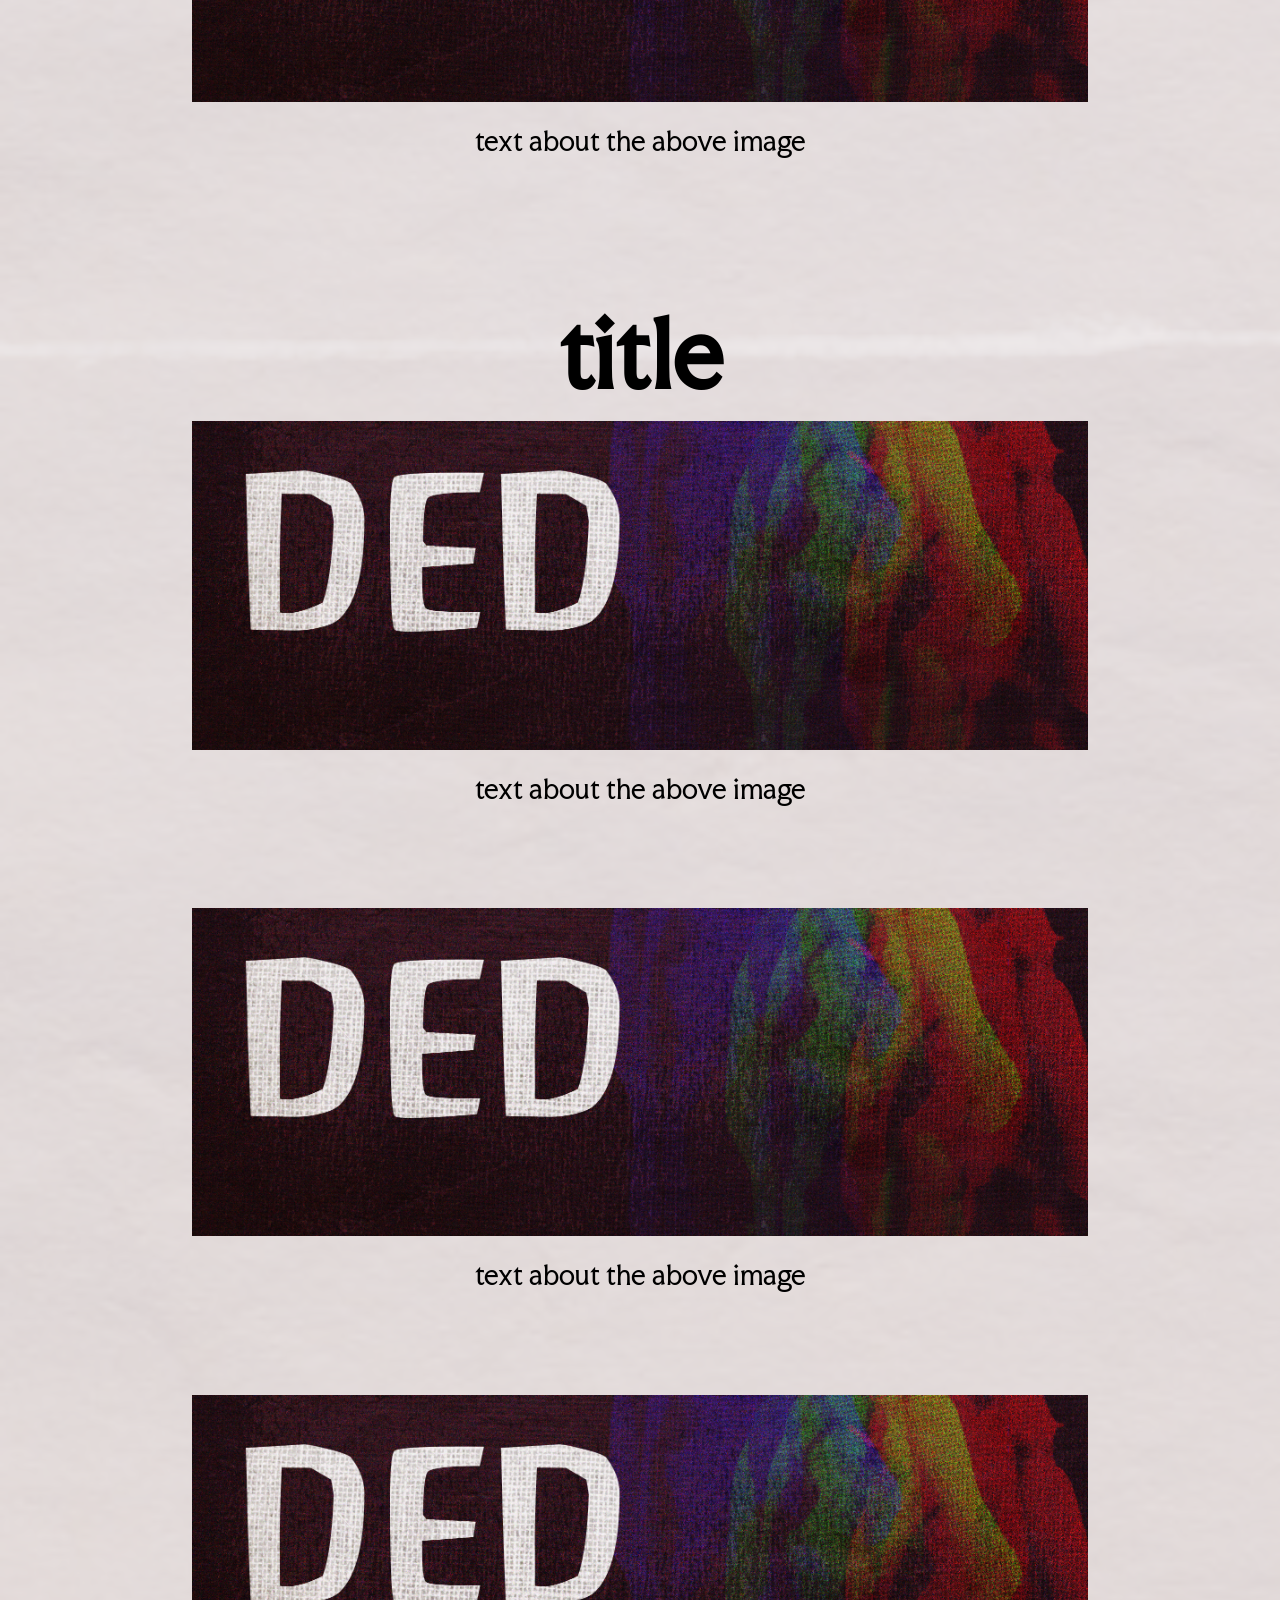
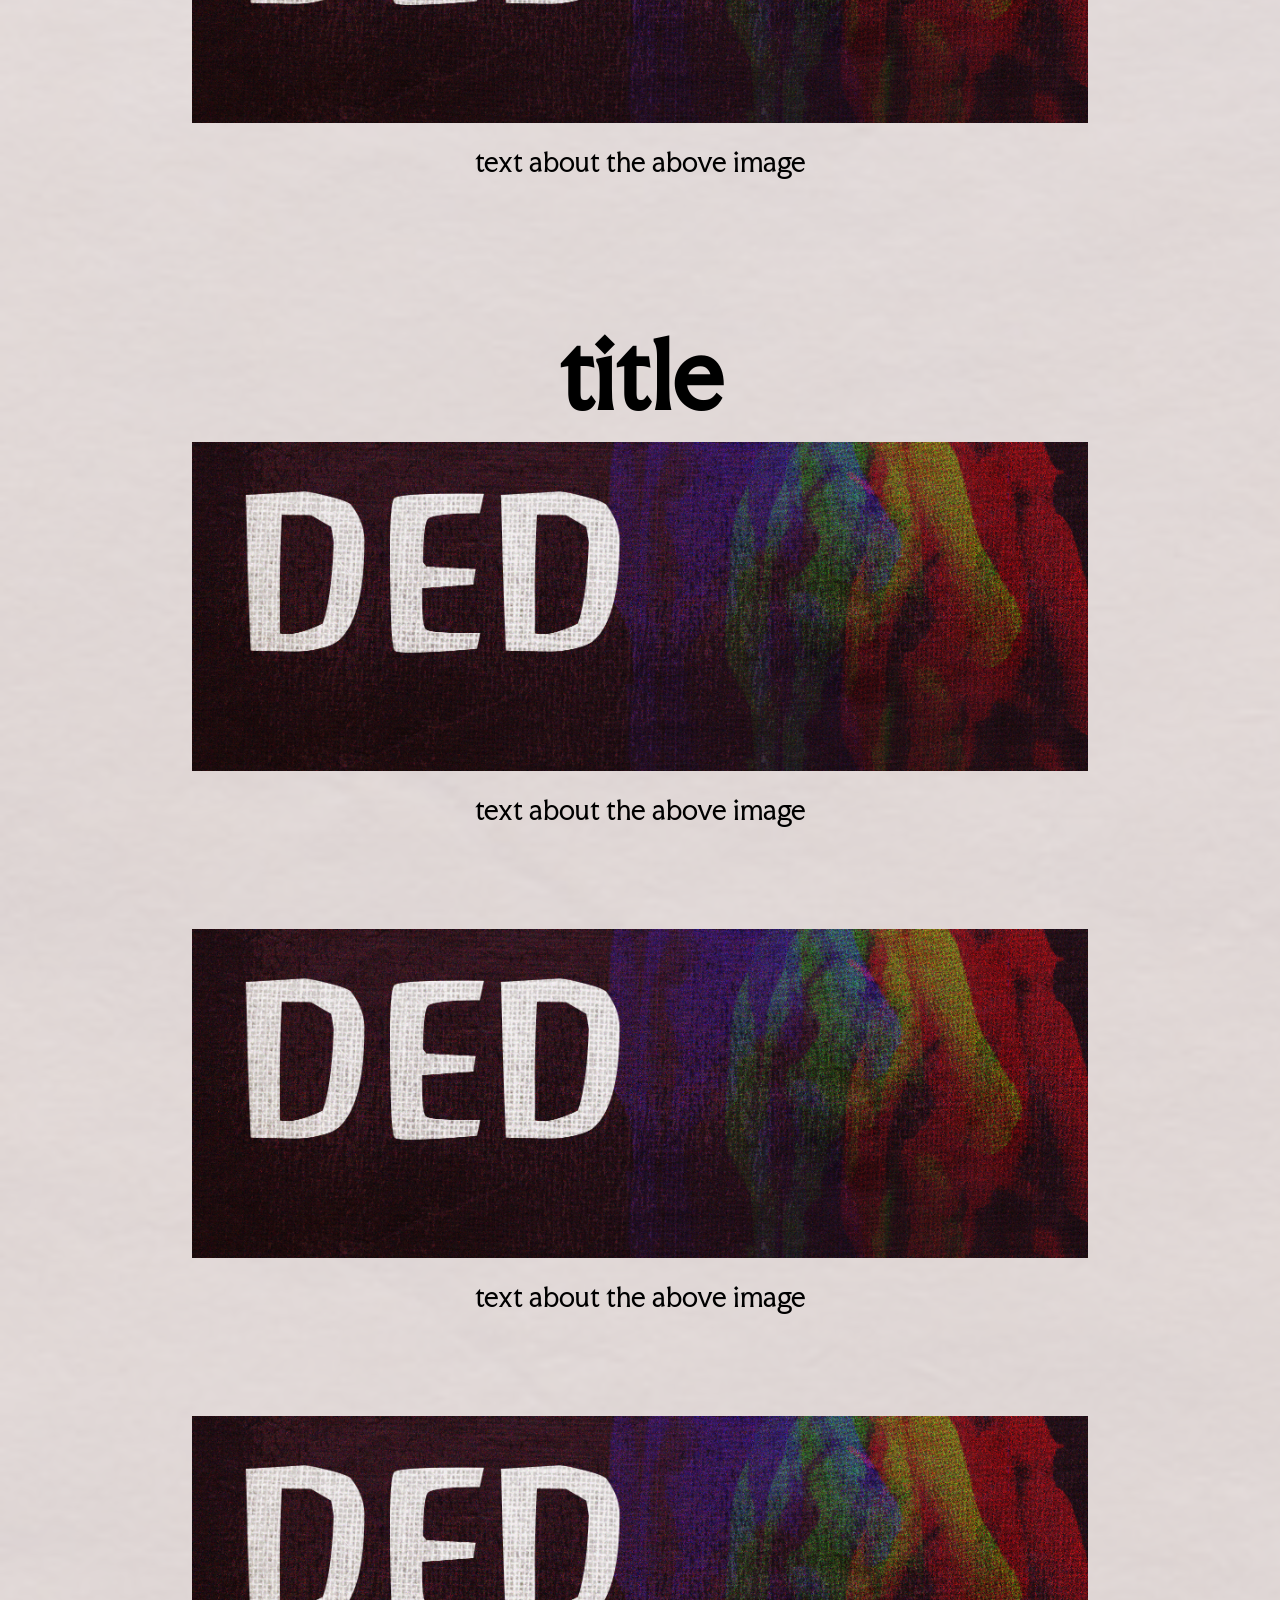
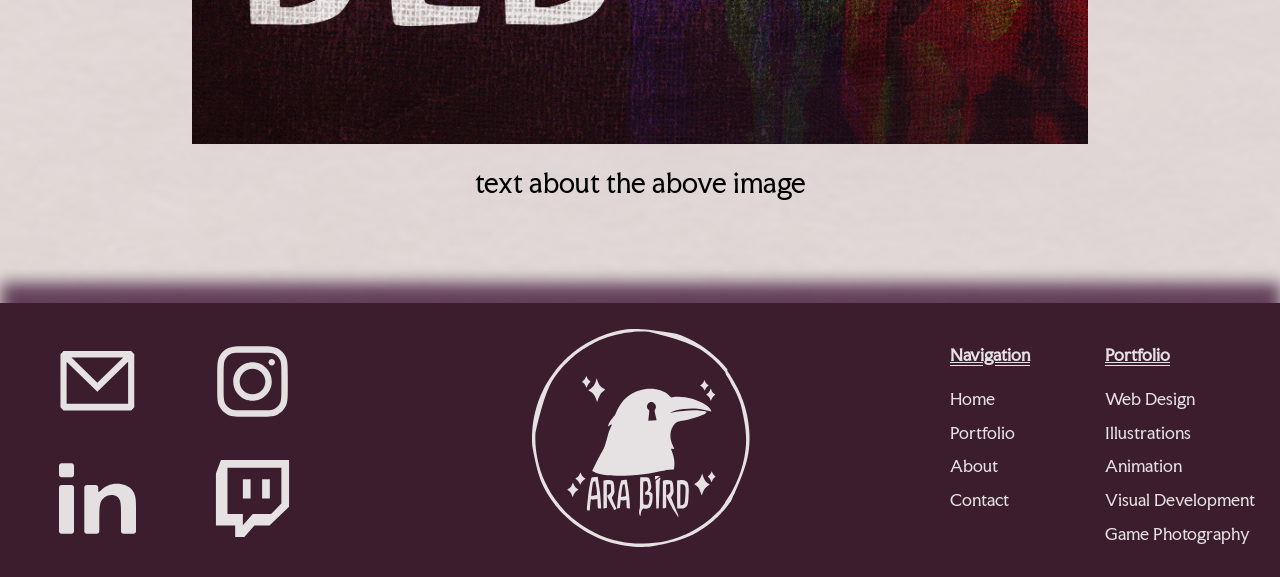
<file: visdev.html>
<!DOCTYPE html>
<html lang="en">
<head>
    <meta charset="UTF-8">
    <link rel="preconnect" href="https://fonts.googleapis.com">
    <link rel="preconnect" href="https://fonts.gstatic.com" crossorigin>
    <link href="https://fonts.googleapis.com/css2?family=Atkinson+Hyperlegible:ital,wght@0,400;0,700;1,400;1,700&family=Faculty+Glyphic&display=swap" rel="stylesheet">
    <link rel="stylesheet" href="style.css">
    <link rel="icon" type="image/svg" href="assets/round-logo.svg">
    <meta name="viewport" content="width=device-width, initial-scale=1.0">
    <title>Visual Development</title>
</head>
<body>

<header>
    <nav>
        <a class="logo" href="index.html"><img src="assets/round-logo.svg" alt="differently coloured shapes (a yellow triangle, a red circle and a blue rectangle."></a>

        <ul class="navlinks">
            <li><a href="index.html">Home</a></li>
            <li class="dropdown">
                <details>
                    <summary>Portfolio</summary>

                    <ul class="dropdown-menu">
                        <li><a href="portfolio.html">Full Portfolio</a></li>
                        <li><a href="web.html">Web Design</a></li>
                        <li><a href="illu.html">Illustrations</a></li>
                        <li><a href="anime.html">Animation</a></li>
                        <li><a href="visdev.html">Visual Development</a></li>
                        <li><a href="gamephoto.html"> Game Photography</a></li>
                    </ul>
                </details>
            </li>
            <li><a href="about.html">About</a></li>
            <li><a href="contact.html">Contact</a></li>
        </ul>
        <div class="burgertoggle">☰</div>

    </nav>
</header>
<main class="visdev+anime">
    <section class="project">
        <h1 class="projecttext top">title</h1>
        <div class="contentimg">
            <img src="portfolio/placeholder-wide.png" class="contentimage">
            <p class="projecttext"> text about the above image</p>
        </div>
        <div class="contentimg">
            <img src="portfolio/placeholder-wide.png" class="contentimage">
            <p class="projecttext"> text about the above image</p>
        </div>
        <div class="contentimg">
            <img src="portfolio/placeholder-wide.png" class="contentimage">
            <p class="projecttext bottext"> text about the above image</p>
        </div>
    </section>
    <section class="project">
        <h1 class="projecttext">title</h1>
        <div class="contentimg">
            <img src="portfolio/placeholder-wide.png" class="contentimage">
            <p class="projecttext"> text about the above image</p>
        </div>
        <div class="contentimg">
            <img src="portfolio/placeholder-wide.png" class="contentimage">
            <p class="projecttext"> text about the above image</p>
        </div>
        <div class="contentimg">
            <img src="portfolio/placeholder-wide.png" class="contentimage">
            <p class="projecttext bottext"> text about the above image</p>
        </div>
    </section>
    <section class="project">
        <h1 class="projecttext">title</h1>
        <div class="contentimg">
            <img src="portfolio/placeholder-wide.png" class="contentimage">
            <p class="projecttext"> text about the above image</p>
        </div>
        <div class="contentimg">
            <img src="portfolio/placeholder-wide.png" class="contentimage">
            <p class="projecttext"> text about the above image</p>
        </div>
        <div class="contentimg">
            <img src="portfolio/placeholder-wide.png" class="contentimage">
            <p class="projecttext bottext"> text about the above image</p>
        </div>
    </section>
    <section class="project">
        <h1 class="projecttext">title</h1>
        <div class="contentimg">
            <img src="portfolio/placeholder-wide.png" class="contentimage">
            <p class="projecttext"> text about the above image</p>
        </div>
        <div class="contentimg">
            <img src="portfolio/placeholder-wide.png" class="contentimage">
            <p class="projecttext"> text about the above image</p>
        </div>
        <div class="contentimg">
            <img src="portfolio/placeholder-wide.png" class="contentimage">
            <p class="projecttext bottext"> text about the above image</p>
        </div>
    </section>

</main>
<footer>
    <div class="right">
        <div class="mail"> <a href="mailto:arabird.ttv@gmail.com" target="_blank"> <img src="assets/email.svg" alt="" height="60vh"></a></div>
        <div class="mail"> <a href="https://www.instagram.com/_ara_like_the_portfolio_/" target="_blank"> <img src="assets/instagram.svg" alt="" height="60vh"> </a> </div>
        <div class="mail"> <a href="https://www.linkedin.com/in/ara-helena-sophie-zimling-westh-529933236/" target="_blank"> <img src="assets/linkedin.svg" alt="" height="58vh"> </a> </div>
        <div class="mail"> <a href="https://www.twitch.tv/aralikethebird" target="_blank"> <img src="assets/twitch.svg" alt="" height="60vh"></a></div>
    </div>
    <div class="middle">
        <a href="index.html"> <img src="assets/round-logo.svg" class="logo"> </a>
    </div>
    <div class="left">
        <div class="footercolumn">
            <h4>Navigation</h4>
            <a href="index.html">Home</a>
            <a href="portfolio.html">Portfolio</a>
            <a href="about.html">About</a>
            <a href="contact.html">Contact</a>
        </div>

        <div class="footercolumn">
            <h4>Portfolio</h4>
            <a href="web.html">Web Design</a>
            <a href="illu.html">Illustrations</a>
            <a href="anime.html">Animation</a>
            <a href="visdev.html">Visual Development</a>
            <a href="gamephoto.html"> Game Photography</a>
        </div>
    </div>

</footer>


<script src="js.js"></script>

</body>
</html>
</file>
<file: style.css>
/*BASIC*/

/* GENERAL*/
:root {
    --dark: rgba(59, 29, 45);
    --light: rgba(230, 225, 227);
    --gold: #d9a25f;
}

* {
    box-sizing: border-box;
}
html {
    font-size: 16px;
}
body {
    font-family: "Faculty Glyphic";
    margin: 0;

    background-image: url("assets/texture2.jpg");
    background-size: cover;
    background-blend-mode: soft-light;
    background-color: rgba(230, 225, 227);
}

    /* GENERAL LINKS */
    a {
        color: rgb(230, 225, 227);

        transition:
                transform 0.4s ease,
                color 0.4s ease;
    }
    a:hover {
        color: rgba(217, 162, 95);

    }
    a:active {
        color: rgba(70, 137, 139);
    }

/* NAVIGATION */
nav {
    background-color: rgba(59, 29, 45);

    display: flex;
    justify-content: space-between;
    align-items: center;

    padding: 1rem 1.25rem;

    position: relative;
    z-index: 100;

    filter: drop-shadow(1px 20px 8px rgba(59, 29, 45, 0.4));
}

/* LOGO */
.logo img {
    transition: transform 0.6s ease;

    height: clamp(80px, 12vw, 180px);
    width: auto;
}
.logo img:hover {
    transform: scale(0.85);
}


/* NAV LINKS */
.navlinks {
    list-style: none;

    display: flex;
    justify-content: center;

    gap: clamp(1rem, 2.5vw, 2.5rem);
}
.navlinks a {
    color: rgba(230, 225, 227);

    text-decoration: none;

    font-size: clamp(1.5rem, 3.5vw, 3.5rem);

    display: inline-block;

    transition: transform 0.6s ease;

    margin-right: clamp(0.5rem, 1.2vw, 1.5rem);
    will-change: transform;
}
.navlinks a:hover {

    color: rgba(217, 162, 95);
}

.rippled{
    animation: textWave 2.5s ease-in-out infinite;
}


.shrink{
    transition: transform 0.6s ease;
}
.shrink:hover{
    transform: scale(0.85);
}



@keyframes textWave {
    0% {
        transform: translateY(3px);
    }

    25% {
        transform: translateY(-4px) ;
    }

    50% {
        transform: translateY(3px) ;
    }

    75% {
        transform: translateY(-4px) ;
    }

    100% {
        transform: translateY(3px) ;
    }

}




/* Dropdown */
.navlinks .dropdown {
    position: relative;
}
.navlinks .dropdown-menu {
    position: absolute;

    top: 100%;
    left: 0;

    width: clamp(220px, 20vw, 300px);

    background-color: rgba(59, 29, 45);

    padding: 0.625rem 0;
    margin: 0;

    list-style: none;
}
.navlinks .dropdown-menu li {
    display: block;
    margin: 0;
}
.navlinks .dropdown-menu a {
    display: block;

    font-size: clamp(1rem, 1.5vw, 1.5625rem);

    margin: 0;

    padding: 0.625rem 1.25rem;
}
.dropdown summary {
    color: rgba(230, 225, 227);

    font-size: clamp(1.5rem, 3.5vw, 3.5rem);

    cursor: pointer;
    list-style: none;

    transition: transform 0.6s ease;

    margin-right: clamp(0.5rem, 1.2vw, 1.5rem);
}
.dropdown summary:hover {
    transform: scale(0.85);
    color: rgba(217, 162, 95);
}

/* BURGER TOGGLE */
.burgertoggle {
    display: none;

    font-size: clamp(1.5rem, 4vw, 2rem);

    color: rgba(230, 225, 227);

    cursor: pointer;
}

/* FOOTER */
footer {
    padding: 1.25rem;

    background: rgba(59, 29, 45);

    color: #380f00;

    display: grid;
    grid-template-columns: 1fr 2fr 1fr;

    overflow: auto;

    filter: drop-shadow(
            1px -20px 8px rgba(46, -17, 37, 0.7)
    );
}

/* FOOTER RIGHT */
.right {
    display: grid;

    grid-template-columns: 1fr 1fr;

    justify-content: center;
    align-items: center;
}
.mail img {
    transition: transform 0.6s ease;

    height: clamp(40px, 6vw, 100px);

    display: flex;
}
.mail img:hover {
    transform: scale(0.85);
}
.mail a {
    display: flex;
    justify-content: center;
}


/* FOOTER LEFT */
.left {
    display: grid;

    grid-template-columns: 1fr 1fr;
}
.footercolumn {
    display: flex;

    flex-direction: column;

    gap: clamp(0.5rem, 1vw, 1.25rem);
}
.footercolumn a {
    text-decoration: none;
    transition: transform 0.6s ease;
}

.footercolumn a:hover {
    transform: scale(0.85);
}

.footercolumn h4 {
    color: rgba(230, 225, 227);

    margin-bottom: 0.625rem;

    text-decoration: underline;
    text-decoration-style: double;
}



/* FOOTER MIDDLE */
.middle {
    width: auto;

    display: flex;

    justify-content: center;
    align-items: center;
}
.middle img {
    height: clamp(100px, 18vw, 250px);

    width: auto;

    transition: transform 0.6s ease;
}
.middle img:hover {
    transform: scale(0.85);
}

/*HOME PAGE*/
/* HERO */
.hero {
    position: relative;

    height: 80vh;

    min-height: 600px;
    max-height: 900px;
}

    /* HERO IMAGE */
    .herocardimage {
        width: 100%;
        height: 100%;
    }
    .herocardimage img {
        width: 100%;
        height: 100%;

        object-fit: cover;
    }

    /* HERO TEXT */
    .herocardtext {
        display: flex;

        flex-direction: column;

        gap: clamp(1rem, 3vh, 3rem);

        position: absolute;

        text-align: right;

        top: 0;
        right: 0;

        width: 55%;
        height: 100%;

        background-color: #E6E1E3FF;

        color: rgba(59, 29, 45);

        padding: clamp(2rem, 4vw, 4rem);

        background-image: url("assets/texture2.jpg");

        background-blend-mode: soft-light;

        clip-path: polygon(
                22% 0,
                100% 0,
                100% 100%,
                60% 110%
        );

        z-index: 2;
    }
    .hero h1 {
        font-size: clamp(3.5rem, 7vw, 9rem);
        margin: -1.2rem;
    }
    .hero h3 {
        font-size: clamp(1.5rem, 2.5vw, 3rem);
        margin: -1.2rem;
        padding: 0.5rem;
    }


    /* HERO CONTACT ICONS */
    .herocontact {
        display: flex;
        justify-content: space-evenly;
        position: absolute;
        gap: 1.5vh;
        z-index: 3;
        right: 3rem;
        bottom: 5vh;
    }

/* PEEK PORTFOLIO */
.peekportfolio {
    display: flex;
    flex-direction: column;
    align-items: center;
    padding: clamp(2rem, 6vw, 6rem);
    background-image: url("assets/texture1.png");
    background-blend-mode: overlay;
    background-color: rgba(59, 29, 45);
    color: rgba(230, 225, 227);
}

.portfolioh1{
    font-size: clamp(1vw, 4rem, 8vw);
}

    /* PORTFOLIO GRID */
    .photogrid {
        display: grid;

        grid-template-columns:
            repeat(4, minmax(0, 1fr));

        width: min(90vw, 1200px);

        gap: clamp(0.5rem, 1.5vw, 1.5rem);
    }

    /* PHOTOS */
    .sneakportfolio {
        width: 100%;
        height: auto;

        overflow: hidden;

        aspect-ratio: 1 / 1;
    }
    .sneakportfolio img {
        width: 100%;
        height: 100%;

        object-fit: cover;

        transition: transform 0.4s ease;
    }

    /* SEE MORE */
    .seemore {
        position: relative;

        bottom: clamp(-6rem, 52vh, 16rem);

        color: rgba(59, 29, 45);

        background-color: rgba(230, 225, 227);

        font-size: clamp(1rem, 2vw, 2rem
        );

        font-weight: bolder;

        border-radius: 50px;

        padding: clamp(1rem, 3vh, 2rem);

        border: 0 solid rgba(230, 225, 227);

        filter: drop-shadow(1px 20px 8px rgba(59, 29, 45, 0.65));

        transition: transform 0.4s ease;
    }
    .seemore:hover {
        background: rgba(217, 162, 95);

        transform: scale(0.90);
    }

/* SHORT ABOUT */
.shortabout {
    display: grid;
    grid-template-columns: minmax(0, 1fr) minmax(0, 0.7fr);
    background-image: url("assets/texture2.jpg");
    background-blend-mode: overlay;
    background-color: #E6E1E3FF;
    justify-items: center;
    color: rgba(59, 29, 45);
    padding: clamp(2rem, 6vw, 6rem);
    padding-top: clamp( 1rem, 1vw, 2rem);
}

    /* RIGHT */
    .profilephoto {
        border-radius: 50%;
        height: clamp(200px,35vw, 550px);
        width: auto;
    }
    .rightaboutmain {
        padding: clamp(
                0.5rem,
                2vw,
                2rem
        );

        display: flex;

        flex-direction: column;

        justify-content: center;
        align-items: center;

        margin-top: clamp(
                1rem,
                5vh,
                5rem
        );

        gap: clamp(
                0.75rem,
                2vw,
                2rem
        );
    }

    /* LEFT */
    .leftaboutmain {
        padding: clamp(
                0.5rem,
                2vw,
                2rem
        );

        display: flex;

        flex-direction: column;

        justify-content: center;
        align-items: center;

        margin-top: clamp(
                1rem,
                5vh,
                5rem
        );
    }
    .shortabout h1 {
        font-size: clamp(
                3rem,
                6vw,
                6rem
        );

        text-decoration-style: wavy;
        text-decoration: underline;

        margin: -1.5rem;
    }
    .shortabout p {
        font-size: clamp(
                1rem,
                2vw,
                2rem
        );

        text-align: justify;

        padding-top: 1rem;
    }

    /* ABOUT BUTTON */
    .seeabout {
        color: rgba(230, 225, 227);

        background-color: rgba(59, 29, 45);

        font-size: clamp(
                1rem,
                2.4vw,
                2.4rem
        );

        font-weight: bolder;

        border-radius: 50px;

        padding: clamp(
                1rem,
                3vh,
                2rem
        );

        border: 0 solid rgba(230, 225, 227);

        filter: drop-shadow(
                1px 20px 8px rgba(59, 29, 45, 0.65)
        );

        transition: transform 0.4s ease;
    }
    .seeabout:hover {
        background: rgba(217, 162, 95);

        transform: scale(0.90);
    }

/* QUICK CONTACT */
.quickcontact {
    display: grid;

    grid-template-columns:
        minmax(0, 1fr)
        minmax(0, 1fr);

    gap: clamp(
            2rem,
            6vw,
            6rem
    );

    padding:
            clamp(3rem, 8vw, 8rem)
            clamp(2rem, 8vw, 8rem);

    background-image: url("assets/texture1.png");

    background-blend-mode: overlay;

    background-color: rgba(59, 29, 45);

    color: rgba(230, 225, 227);
}

    /* CONTACT TEXT */
    .contacttext {
        display: flex;

        flex-direction: column;

        justify-content: center;
    }
    .contacttext h1 {
        font-size: clamp(
                3rem,
                6vw,
                6rem
        );

        margin: 0;
    }
    .contacttext p {
        font-size: clamp(
                1rem,
                2vw,
                2rem
        );

        line-height: 1.4;
    }

    /* CONTACT FORM */
    .contactform {
        display: flex;

        flex-direction: column;

        gap: clamp(
                0.5rem,
                1vh,
                1rem
        );
    }
    .contactform label {
        font-size: clamp(
                1rem,
                1.5vw,
                1.5rem
        );

        margin-top: 1rem;
    }
    .contactform input,
    .contactform textarea {
        font-family: inherit;

        font-size: clamp(
                1rem,
                1.2vw,
                1.2rem
        );

        padding: clamp(
                0.75rem,
                1vw,
                1rem
        );

        border: 2px solid rgba(230, 225, 227);

        border-radius: 10px;

        background-color: rgba(230, 225, 227);

        color: rgba(59, 29, 45);

        outline: none;
    }
    .contactform textarea {
        min-height: 200px;

        resize: vertical;
    }

    /* CONTACT FORM FOCUS */
    .contactform input:focus,
    .contactform textarea:focus {
        border-color: rgba(217, 162, 95);

        box-shadow:
                0 0 0 3px
                rgba(217, 162, 95, 0.25);
    }

    /* CONTACT FORM BUTTON */
    .contactform button {
        align-self: center;

        margin-top: 2rem;

        padding:
                clamp(0.75rem, 2vh, 1.5rem)
                clamp(1.5rem, 3vw, 3rem);

        border: none;
        border-radius: 50px;
        background-color: var(--light);
        color: var(--dark);
        font-family: inherit;
        font-size: clamp(1rem,1.5vw,1.5rem);
        font-weight: bold;
        cursor: pointer;
        filter: drop-shadow(1px 20px 8px rgba(46, -17, 37, 1));
        transition:transform 0.4s ease, background-color 0.4s ease;
    }
    .contactform button:hover {
        background-color: rgba(217, 162, 95);
        transform: scale(0.90);
    }

/* DIVIDER */
/* DOODLES */

/* PORTFOLIO*/
    /*full portfolio*/
      /*GENERAL*/
        .portgrid{
            display: grid;
            grid-template-columns:repeat(4, minmax(0, 1fr));
            width: min(90vw, 1200px);
            height: 40vh;
            gap: clamp(0rem, 1.5vw, 7.5rem);
            row-gap: 0.5vw;
        }
        .fullportfolio {
            width: 100%;
            height: 90%;
            overflow: hidden;
            aspect-ratio: 1 / 1;
        }
        .fullportfolio img {
            width: 100%;
            height: 100%;
            object-fit: cover;
            transition: transform 0.4s ease;
            cursor: pointer;
        }
        .gallery-image:hover {
            transform: scale(0.9);
        }
        .gallery-image {
            transition: ease 0.9s;
        }
        .website-card:hover {
            transform: scale(0.9);
        }
        .website-card {
            transition: ease 0.9s;
        }
        .video1{
            width: 70%;
            height: 39vw;
        }
        .titleport{
            margin-bottom: 5vh;
            font-size: 3.5vw;
        }

        /*MODALS*/
            /*photo modals*/
        .fullport-modal {
            display: none;

            position: fixed;
            inset: 0;

            background: rgba(0, 0, 0, 0.8);

            z-index: 1000;

            align-items: center;
            justify-content: center;
        }
        .modal-image {
            max-width: 80vw;
            max-height: 80vh;
            object-fit: contain;
            display: block;

        }
        .carousel-button {
            position: absolute;
            top: 50%;
            transform: translateY(-50%);
            background: var(--light);
            border: none;
            width: 45px;
            height: 45px;
            border-radius: 50%;
            font-size: 34px;
            cursor: pointer;
            display: flex;
            justify-content: center;
            color: var(--dark);
        }
        .previous {
            left: 30px;
        }
        .next {
            right: 30px;
        }
        .modal-close{
            position: absolute;
            top: 30px;
            right: 30px;
            width: 40px;
            height: 40px;
            border-radius: 50%;
            background: var(--light);
            color: var(--dark);
            border: none;
            font-size: 25px;
            cursor: pointer;
            z-index: 1002;
        }
        .image-counter{
            position: absolute;

            bottom: 25px;
            left: 50%;

            transform: translateX(-50%);

            color: var(--light);

            font-size: 18px;

            z-index: 1001;
        }

.website-frame-container {
    width: 80vw;
    height: 80vh;
}
.website-frame {
    width: 100%;
    height: 100%;

    border: none;

    background: white;
}
.modal-counter {
    position: absolute;

    bottom: 25px;
    left: 50%;

    transform: translateX(-50%);

    color: white;

    font-size: 18px;

    z-index: 1002;
}

        /* SEE MORE */
        .portseemore {
            position: relative;
            bottom: clamp(-6rem, 52vh, 1rem);
            color: var(--light);
            background-color: var(--dark);
            font-size: clamp(1rem, 2vw, 2rem);
            font-weight: bolder;
            border-radius: 50px;
            padding: clamp(1rem, 3vh, 2rem);
            border: 0 solid rgba(230, 225, 227);
            filter: drop-shadow(1px 20px 8px rgba(59, 29, 45, 0.65));
            transition: transform 0.4s ease;
            margin: 4vh;
            margin-bottom: -3vh;
        }
        .bot{
            margin-bottom: 6% !important;
        }
        .portseemore:hover {
            background: rgba(217, 162, 95);
            color: var(--dark);
            transform: scale(0.90);
        }
        .category-port {
            display: flex;
            flex-direction: column;
            align-items: center;
        }
    /*webdev*/
       /* SEMESTER */
    .semester {
        margin-bottom: 35px;
        padding: 4vh;
        margin-left: 7vh;
        margin-right: 7vh;
    }
    .semester h2 {
        font-size: 9vw;
        text-decoration: underline;
        display: flex;
        justify-content: center;
        margin: 5%;
    }

    /* PROJECT GRID */
    .project-grid {
        display: grid;
        grid-template-columns: repeat(4, 1fr);
        gap: 5%;
        row-gap: 2%;
        justify-content: center;
    }

    /* PROJECT CARD */
    .project-card {
        background: var(--light);

        padding: 8px;

        cursor: pointer;

        transition: transform 0.2s ease;
    }
    .project-card:hover {
        transform: scale(0.90);
    }

    /* PROJECT PREVIEW IMAGE */
    .project-card img {
        width: 100%;
        height: 150px;

        object-fit: cover;

        display: block;
    }

    /* PROJECT TITLE */
    .project-card h3 {
        margin: 8px 0 5px;
        color: var(--dark);
        font-size: 3vw;
        letter-spacing: 2px;
    }

    /* PROJECT DESCRIPTION */
    .project-card p {
        margin: 0;
        color: var(--dark);
        font-size: 11px;
        line-height: 1.5;
    }

    /* MODAL */
    .modal {
        display: none;

        position: fixed;

        inset: 0;

        background: rgba(21, 11, 9, 0.68);

        z-index: 1000;
    }

    /* MODAL TITLE */
    .modal-title {
        position: absolute;
        top: 45px;
        left: 50%;
        transform: translateX(-50%);
        color: var(--light);
        font-size: 28px;
        font-weight: bold;
        letter-spacing: 2px;
        white-space: nowrap;
    }

    /* WHITE MODAL WINDOW */
    .modal-window {
        position: absolute;
        width: 89%;
        height: 79%;
        background: var(--light);
        left: 50%;
        top: 52%;
        transform: translate(-50%, -50%);
    }

    /* CLOSE BUTTON */
    .close-button {
        position: absolute;
        right: -15px;
        top: -15px;
        width: 30px;
        height: 30px;
        border-radius: 50%;
        background: var(--light);
        border: none;
        font-size: 25px;
        cursor: pointer;
        z-index: 2;
    }

    /* WEBSITE */
    .website-frame {
        width: 100%;
        height: 100%;
        zoom: 0.6;

        border: none;
    }
    /*illustrations AND photgraphy*/
      .mosaic-grid {
            columns: 3;
            margin: 8%;
        }
        .mosaic-item {
            break-inside: avoid;

            margin-bottom: 10px;

            cursor: pointer;

            overflow: hidden;
        }
        .mosaic-item img {
            width: 100%;
            height: auto;

            display: block;
        }
        .photo-modal {
            display: none;

            position: fixed;
            inset: 0;

            background: rgba(0, 0, 0, 0.85);

            z-index: 1000;

            align-items: center;
            justify-content: center;
        }
        .photo-viewer {
            position: relative;

            max-width: 80vw;
            max-height: 80vh;

            overflow: hidden;
        }
        .photo-modal-image {
            display: block;

            max-width: 80vw;
            max-height: 80vh;

            width: auto;
            height: auto;

            object-fit: contain;
        }
        .photo-description {
            position: absolute;

            left: 0;
            right: 0;
            bottom: 0;

            padding: 20px;

            background: rgba(0, 0, 0, 0.65);

            color: var(--light);

            transform: translateY(100%);

            transition: transform 0.3s ease;
        }
        .photo-viewer:hover .photo-description {
            transform: translateY(0);
        }
        .photo-carousel {
            position: absolute;

            top: 50%;
            transform: translateY(-50%);

            width: 45px;
            height: 45px;

            border: none;
            border-radius: 50%;

            background: var(--light);

            font-size: 30px;

            cursor: pointer;

            display: flex;
            align-items: center;
            justify-content: center;

            padding: 0;

            line-height: 1;

            z-index: 1001;
        }
        .photo-carousel.previous {
            left: 30px;
        }
        .photo-carousel.next {
            right: 30px;
        }
        .photo-modal-close {
            position: absolute;

            top: 30px;
            right: 30px;

            width: 40px;
            height: 40px;

            border: none;
            border-radius: 50%;

            background: var(--light);

            font-size: 25px;

            cursor: pointer;

            z-index: 1002;
        }
        .photo-counter {
            position: absolute;

            bottom: 25px;
            left: 50%;

            transform: translateX(-50%);

            color: var(--light);

            font-size: 18px;

            z-index: 1001;
        }

    /*Animation AND Visual dev*/

        .visdev\+anime{
            display: flex;
            flex-direction: column;
            align-items: center;
        }
        .project{
            width: 100%;
            text-align: center;
        }

        .contentimage{
            width: 70%;
        }

        .contentimage.video1{
            width: 70%;
        }

        p.projecttext{
            margin: 2vh;
            margin-bottom: 8%;
            font-size: 2vw;
        }
        h1.projecttext{
            font-size: 7vw;
            margin-top: 4vh;
            margin-bottom: 1vh;
        }

        .top{
            margin-top: 5% !important;
        }






/* ABOUT */
/*Content*/
    .layout{
        display:grid;
        grid-template-columns: 2fr 1fr;
        padding: 10px;
        gap: 10px;
        min-height:100vh;
        margin-right: 10px;
        align-items: center;
    }
    .left-column{
        display: grid;
        gap: 10px
    }
    .right-side{
        display: flex;
        flex-direction: column;
        align-items: center;
        justify-content: flex-start;
        padding: 10px;
        text-align: justify;
        margin-right: 23px;
        margin: 5px;
        padding-right: 1.5vh;
    }
    .card{
        padding: 10px;
        margin: 5px;
        text-align: justify;
        display: flex;
        flex-direction: column;
        align-items: center
    }
    .card h3{
        margin-bottom: 10px;
    }
    .profile-image {
        border-radius: 50%;
        padding: 2px;
        width: auto;
        height: 38vw;
        margin-right: 3vw;
    }
    .text h3{
        font-size: 2rem;
        text-align: center;
        padding: 10px;
    }
    .text p{
        font-size: 1rem;
    }
    .text.rightcolumn{
        text-align: justify;
    }
    .text{
        margin:4vh;
        margin-bottom: 0;
    }
    .resume {
        color: rgba(230, 225, 227);
        background-color: rgba(59, 29, 45);
        font-size: clamp(1rem,1.4vw,2.4rem);
        font-weight: bolder;
        border-radius: 50px;
        padding: clamp(1rem, 2.4vh, 2rem);
        border: 0 solid rgba(230, 225, 227);
        filter: drop-shadow(1px 20px 8px rgba(59, 29, 45, 0.65));
        transition: transform 0.4s ease;
        margin-bottom: 3vh;
    }
    .resume:hover {
        background: rgba(217, 162, 95);
        transform: scale(0.90);
    }

/* CONTACT */
.contact {
    display: grid;
    grid-template-columns: 1fr 2fr;
    align-items: center;
    justify-items: center;
    gap: clamp(2rem, 6vw,6rem);
    padding:clamp(3rem, 1vw, 8rem) clamp(2rem, 8vw, 8rem);
    background-image: url("assets/texture1.png");
    background-blend-mode: overlay;
    background-color: var(--light);
    color: var(--dark);
    grid-row-gap: 0;
    grid-column-gap: 5%;
}

/* CONTACT TEXT */
.contactpagetext {
    display: flex;
    flex-direction: column;
    justify-content: center;
    grid-column: 2;
}
.contactpagetext h1 {
    font-size: clamp(2rem, 6.5vw, 6rem);
    margin: 0;
}
.contactpagetext p {
    font-size: clamp(0.9rem, 3.3vw, 2rem);
    line-height: 1.4;
    margin: 0;
    margin-top: 0.2rem;
}

/* CONTACT FORM */
.contactformpage {
    display: flex;
    flex-direction: column;
    gap: clamp(0.5rem, 1vh, 1rem);
    grid-column: 2;
}
.contactformpage label {
    font-size: clamp( 1rem, 1.5vw, 1.5rem );
}
.name{
    margin-top: 1rem;
}
.contactformpage input,
.contactformpage textarea {
    font-family: inherit;
    font-size: clamp(1rem, 1.2vw, 1.2rem);
    padding: clamp(0.75rem, 1vw,1rem);
    border: 3px solid var(--dark);
    border-radius: 10px;
    background-color: var(--light);
    color: var(--dark);
    outline: none;
    filter:drop-shadow(1px 3px 4px var(--dark));
}
.contactformpage textarea {
    min-height: 200px;
    resize: vertical;
}
.contactformpage input::placeholder {
    color: var(--dark);
    filter: opacity(0.8);
}

.contactformpage textarea::placeholder {
    color: var(--dark);
    filter: opacity(0.8);
}

/* CONTACT FORM FOCUS */
.contactformpage input:focus,
.contactformpage textarea:focus {
    border-color: rgba(217, 162, 95);
    box-shadow: 0 0 0 3px rgba(217, 162, 95, 0.25);
}

/* CONTACT FORM BUTTON */
.contactformpage button {
    align-self: center;
    padding:clamp(0.75rem, 1.3vh, 1.5rem) clamp(1.5rem, 3vw, 3rem);
    border: none;
    border-radius: 50px;
    background-color: var(--gold);
    color: var(--dark);
    font-family: inherit;
    font-size: clamp(1rem, 1.5vw, 1.5rem);
    font-weight: bold;
    cursor: pointer;
    filter: drop-shadow(1px 20px 8px rgba(46, -17, 37, 0.5));
    transition:transform 0.4s ease, background-color 0.4s ease;
}
.contactformpage button:hover {
    background-color: rgba(217, 162, 95);
    transform: scale(0.90);
}

/*DOODLE*/
.doodlecontact {
    display: grid;
    grid-column: 1;
    grid-row: 1 / 3;
    justify-items: start;
    justify-content: center;
    align-content: center;
    padding-right: 0.5vh;
}
.doodlecontact img{
    height: 24vw;
    width: auto;
}





/* RESPONSIVE */

    /* MOBILE */

    @media (max-width: 470px){
        .project-grid {
            display: flex;
            flex-direction: column;
            gap: 3vw;
        }
        .rightcontact{
            width: 46vw;
        }
}
    @media (max-width: 600px) {
        .layout{
            display: flex;
            flex-direction: column-reverse;
        }
        .profile-image{
            margin-top: 5vw;
            margin-right: 0;
        }

        .text{
            margin-top:-3%;
        }
        .text h3{
            margin-top:0;
        }
        .card{
            margin-top: 0;
            padding-top: 0;
        }

        /*NAV */
        nav {
            padding: 0.625rem 0.9375rem;
        }

        .logo img {
            height: 70px;
        }

        .navlinks {
            display: none;

            flex-direction: column;

            gap: 1rem;

            background-color: rgba(59, 29, 45);

            position: absolute;

            top: 100%;
            left: 0;

            width: 100%;

            padding: 1.25rem;
        }





        .navlinks a {
            font-size: 7vw;
        }

        .burgertoggle {
            display: block;

            font-size: 30px;
        }

        .navlinks.active {
            display: flex;

            flex-direction: column;

            align-items: center;

            margin-top: -1px;

            width: 100%;
        }


        /* MOBILE DROPDOWN */

        .navlinks {
            flex-direction: column;

            gap: 1rem;
        }

        .dropdown summary {
            font-size: 7vw;

            margin: 0;
        }

        .navlinks .dropdown-menu {
            position: static;

            width: 100%;

            padding: 0;
        }

        .navlinks .dropdown-menu a {
            font-size: 1rem;

            padding:
                    0.625rem
                    1.25rem;
        }


        /*HERO */

        .hero {
            height: auto;

            min-height: 0;

            display: flex;

            flex-direction: column;
        }

        .herocardimage {
            width: 100%;

            height: 50vh;
        }

        .herocardimage img {
            width: 100%;

            height: 100%;

            object-fit: cover;
        }

        .herocardtext {
            position: relative;

            width: 100%;

            height: auto;

            padding:
                    1.625rem
                    1.5625rem;

            text-align: center;

            background-clip: text;

            clip-path: none;

            gap: 15px;

            padding-bottom: 1.5rem;
        }

        .hero h1 {
            font-size: clamp(
                    3rem,
                    12vw,
                    5rem
            );
        }

        .hero h3 {
            font-size: 3vw;

            letter-spacing: 0.5vh;

            margin: -14px;

            padding: 0.5vh;

            margin-top: 0;
        }


        /* HERO CONTACTS */

        .herocontact {
            position: relative;

            right: auto;

            bottom: auto;

            justify-content: center;

            padding: 0;

            padding-bottom: 3vh;
        }

        .mail img {
            height: 6vw;
        }

        /* PORTFOLIO */
        .photogrid {
            grid-template-columns: 1fr 1fr;

            grid-template-rows: auto;

            width: 100%;

            gap: 10px;
        }

        .byebyemb {
            display: none;
        }

        .seemore {
            position: relative;

            bottom: 72vw;

            font-size: 5vw;

            padding:
                    15px
                    25px;
        }

        .peekportfolio h1 {
            margin-top: -2vw;
        }

        .peekportfolio {
            padding-bottom: 0;
        }


        /* SHORT ABOUT*/

        .shortabout {
            display: grid;

            grid-template-columns: 1fr;

            padding: 5vw;

            padding-top: 7vw;

            padding-bottom: 7vw;
        }

        .shortabout p {
            font-size: 4vw;
        }

        .rightaboutmain {
            display: contents;
        }

        .profilephoto {
            order: 1;

            height: 35vw;
        }

        .leftaboutmain {
            order: 2;
        }

        .seeabout {
            order: 3;
        }


        /* QUICK CONTACT*/

        .quickcontact {
            display: flex;
            gap: 0;
            padding: 50px 25px;
            padding-bottom: 7vw;
            flex-direction: column;
        }

        .contacttext h1 {
            font-size: 9vw;
        }

        .contacttext p {
            font-size: 4vw;

            margin-top: 1vw;
        }

        .contactform label {
            font-size: 3.5vw;
        }

        .contactform input,
        .contactform textarea {
            font-size: 16px;

            padding: 14px;
        }

        .contactform button {
            align-self: center;

            font-size: 3.5vw;

            padding:
                    15px
                    25px;

            margin-top: 4vw;
        }


        /*  FOOTER */
           footer {
            grid-template-columns: 1fr;

            gap: 40px;

            padding:
                    40px
                    25px;
        }

        .middle img {
            height: 120px;
        }

        .footercolumn a {
            font-size: 16px;
        }


        .footercolumn h4 {
            font-size: 20px;
        }

        .mail img {
            height: 9vw;
        }

        .right {
            order: 2;

            display: flex;

            gap: 10vw;
        }

        .middle {
            order: 1;
        }

        .left {
            order: 3;

            display: grid;

            justify-items: center;
        }

        /*VISUAL DEV*/
        .contentimage {
            width: 70%;
        }
        h1.projecttext {
            margin-top: -2vh;
            margin-bottom: 1vh;
        }

        .titleport {
            margin-bottom: 4%;
            font-size: 5.5vw;
            margin-top: 7%;
        }
        .portgrid {
            grid-template-columns: repeat(3, minmax(0, 1fr));
        }
        .portseemore {
            margin: 3%;
            margin-bottom: 0;
        }

        .project-grid {
            grid-template-columns: repeat(2, 1fr);
        }

        .project-card img {
            height: 20vw;
        }

        .semester h2 {
            margin: 3%
        }
        .semester {
            margin-bottom: 0;
            margin-top: 0;
            padding-top: 3%;
        }
    }
    /* TABLET AND UP */
    @media (min-width: 601px) and (max-width: 900px) {
        .navlinks {
            gap: 1rem;
        }
        .navlinks a,
        .dropdown summary {
            font-size: clamp(
                    1.5rem,
                    4vw,
                    2.5rem
            );
        }
        .hero {
            height: auto;

            min-height: 0;

            display: flex;

            flex-direction: column;
        }
        .herocardimage {
            width: 100%;

            height: 50vh;
        }
        .herocardimage img {
            width: 100%;

            height: 100%;

            object-fit: cover;
        }
        .herocardtext {
            position: relative;

            width: 100%;

            height: auto;

            padding:
                    1.625rem
                    1.5625rem;

            text-align: center;

            background-clip: text;

            clip-path: none;

            gap: 15px;

            padding-bottom: 1.5rem;
        }
        .hero h1 {
            font-size: clamp(
                    3rem,
                    12vw,
                    5rem
            );
        }
        .hero h3 {
            font-size: 3vw;

            letter-spacing: 0.5vh;

            margin: -14px;

            padding: 0.5vh;

            margin-top: 0;
        }


        /* HERO */

        .herocontact {
            position: relative;

            right: auto;

            bottom: auto;

            justify-content: center;

            padding: 0;

            padding-bottom: 3vh;
        }
        .mail img {
            height: 6vw;
        }
        .photogrid {
            grid-template-columns: repeat(2, 1fr);

            width: min(90vw, 700px);
        }
        .seemore{
            position: relative;
            color: rgba(59, 29, 45);
            background-color: rgba(230, 225, 227);
            font-size: clamp(1rem, 5vw, 2rem);
            font-weight: bolder;
            border-radius: 50px;
            padding: clamp(1rem, 3vh, 2rem);
            border: 0 solid rgba(230, 225, 227);
            filter: drop-shadow(1px 20px 8px rgba(59, 29, 45, 0.65));
            transition: transform 0.4s ease;
            bottom: 46rem;
        }
        .shortabout {
            grid-template-columns:
                1fr
                0.8fr;
        }
        .quickcontact {
            gap: 3rem;

            padding:
                    5rem
                    5vw;
        }
        footer {
            grid-template-columns:
                1fr
                1fr
                1fr;
        }
        /*VISUAL DEV*/

        p.projecttext {
            margin-bottom: 8%;
         }
        .project-grid {
            grid-template-columns: repeat(3, 1fr);
        }

        .semester h2{
            margin: 0;
        }

        .layout{
            display: flex;
            flex-direction: column-reverse;
        }
        .profile-image{
            margin-top: 5vw;
            margin-right: 0;
        }

        .text{
            margin-top:-3%;
        }
        .text h3{
            margin-top:0;
        }
        .card{
            margin-top: 0;
            padding-top: 0;
        }



    }
    @media (min-width: 900px) and (max-width: 1050px){
        .hero {
            height: auto;

            min-height: 0;

            display: flex;

            flex-direction: column;
        }
        .herocardimage {
            width: 100%;

            height: 50vh;
        }
        .herocardimage img {
            width: 100%;

            height: 100%;

            object-fit: cover;
        }
        .herocardtext {
            position: relative;

            width: 100%;

            height: auto;

            padding:
                    1.625rem
                    1.5625rem;

            text-align: center;

            background-clip: text;

            clip-path: none;

            gap: 15px;

            padding-bottom: 1.5rem;
        }
        .hero h1 {
            font-size: clamp(
                    3rem,
                    12vw,
                    5rem
            );
        }
        .hero h3 {
            font-size: 3vw;

            letter-spacing: 0.5vh;

            margin: -14px;

            padding: 0.5vh;

            margin-top: 0;
        }


        /* HERO CONTACTS */

        .herocontact {
            position: relative;
            right: auto;
            bottom: auto;
            justify-content: center;
            padding: 0;
            padding-bottom: 3vh;
        }

        .mail img {
            height: 6vw;
        }
        .semester h2{
            margin: 3%;
        }
        .layout{
            display: flex;
            flex-direction: column-reverse;
        }
        .profile-image{
            margin-top: 5vw;
            margin-right: 0;
        }

        .text{
            margin-top:-3%;
        }
        .text h3{
            margin-top:0;
        }
        .card{
            margin-top: 0;
            padding-top: 0;
        }


    }
</file>
